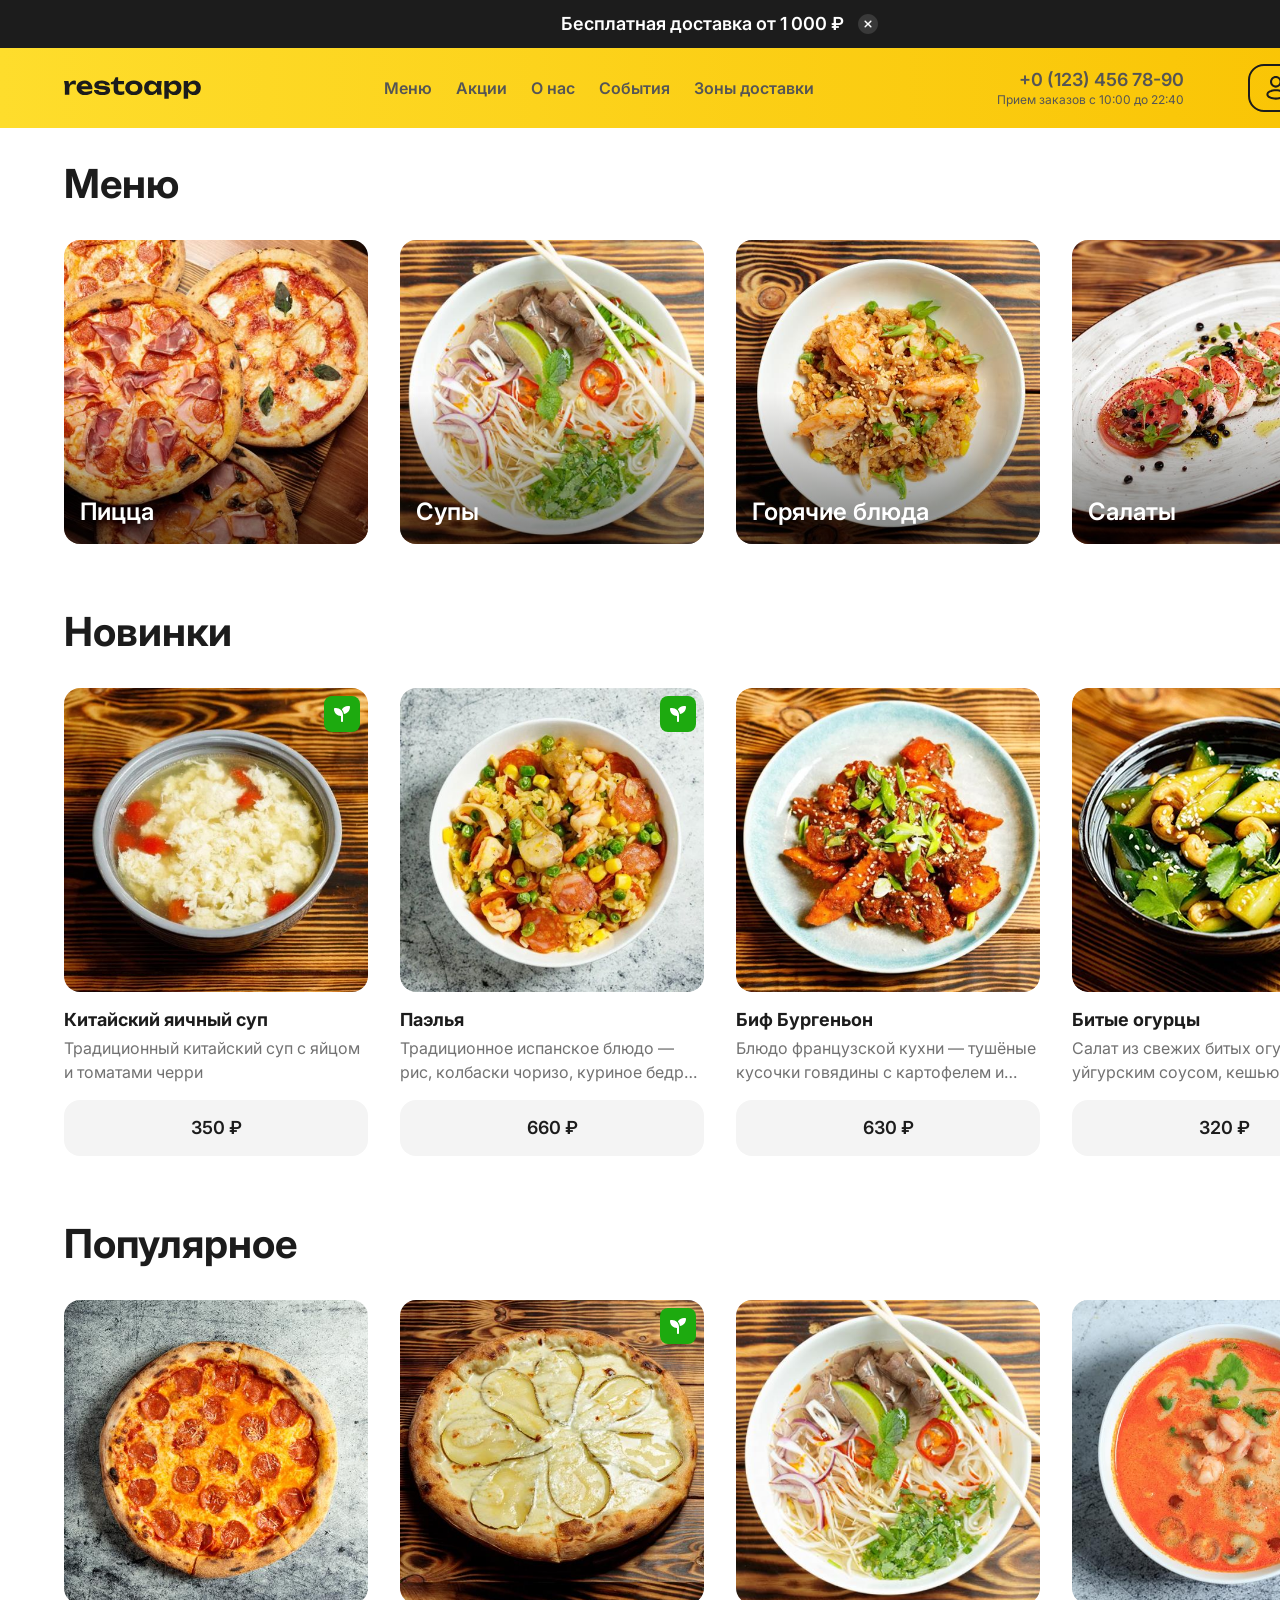
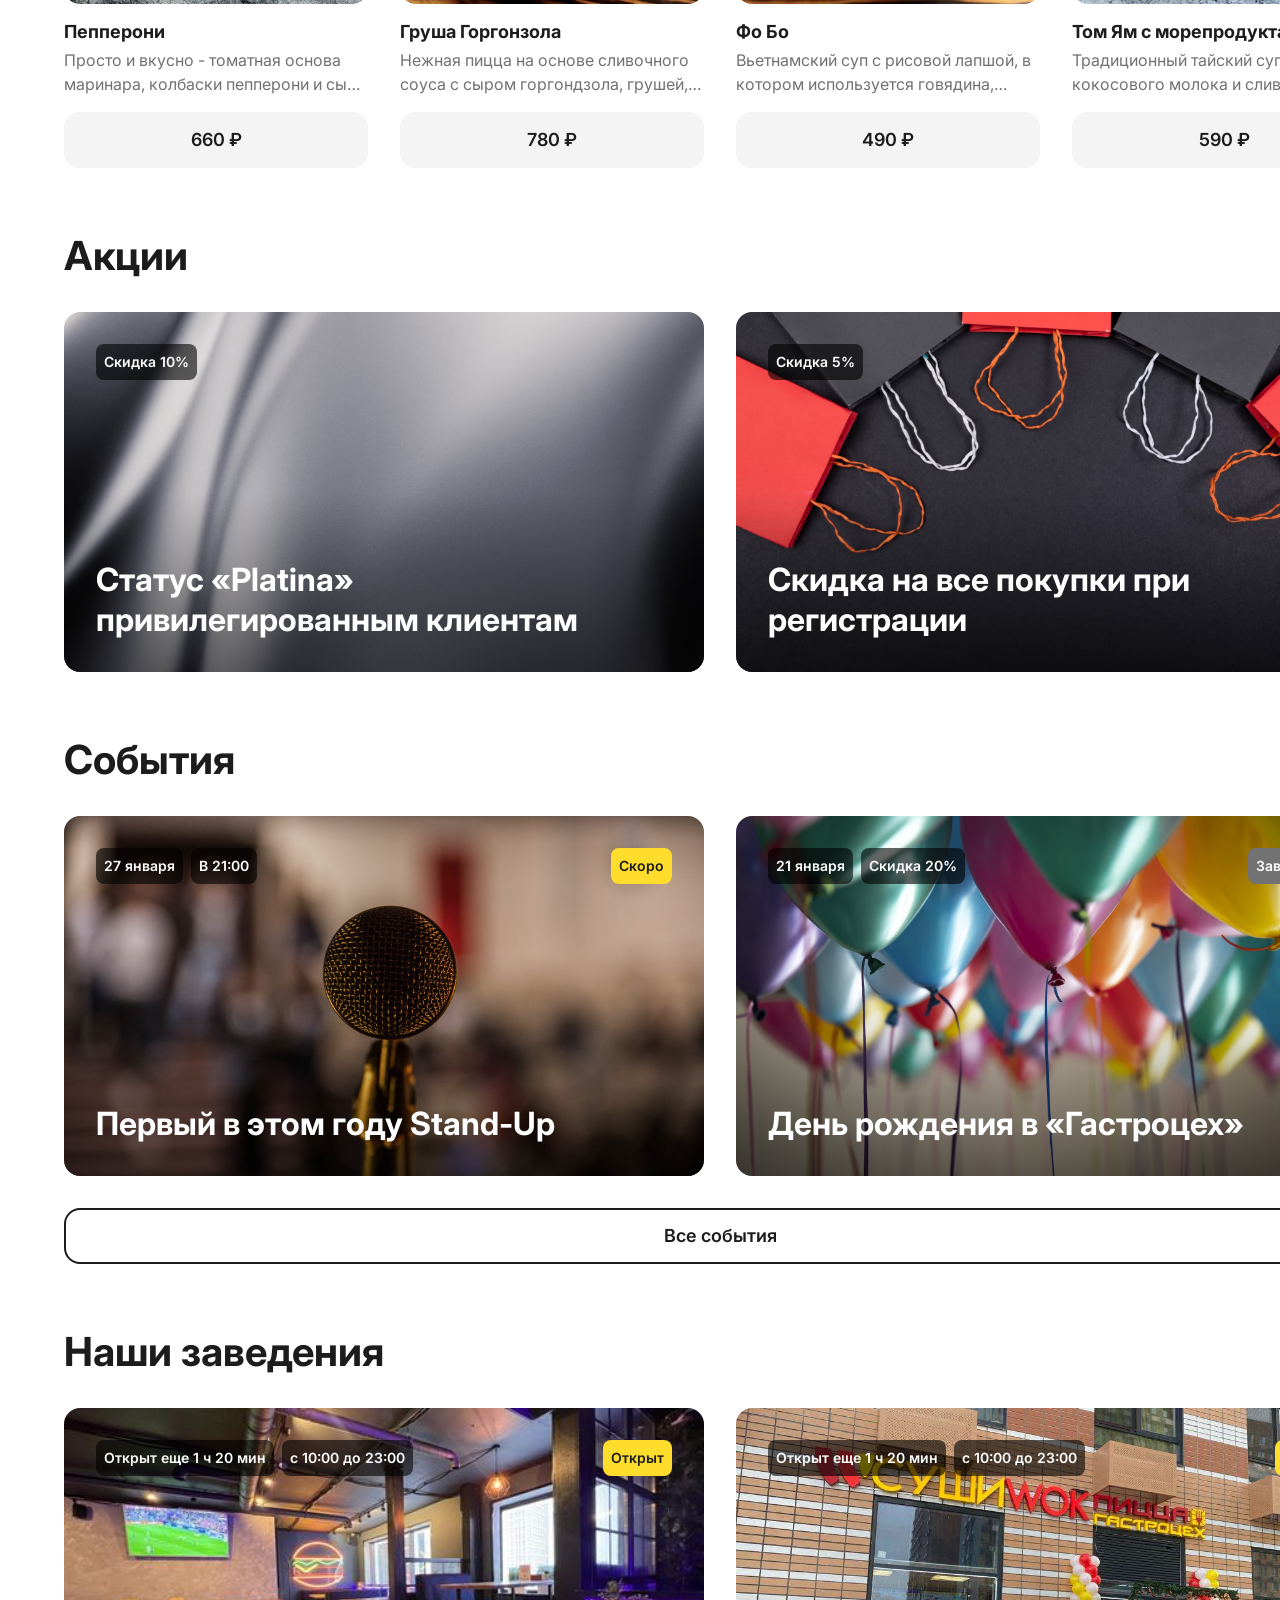
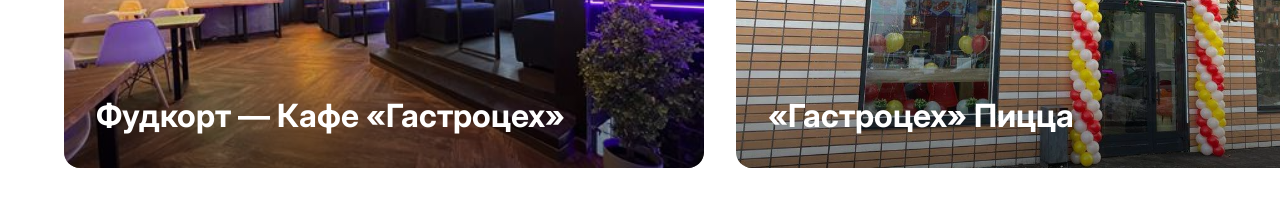
<file: preax/RestoApp_1/index.html>
<!doctype html>
<html lang="ru">
  <head>
    <meta charset="UTF-8" />
    <meta name="viewport" content="width=device-width, initial-scale=1.0" />
    <link rel="preconnect" href="https://fonts.googleapis.com" />
    <link rel="preconnect" href="https://fonts.gstatic.com" crossorigin />
    <link
      href="https://fonts.googleapis.com/css2?family=Inter:wght@400;600&display=swap"
      rel="stylesheet"
    />
    <link rel="stylesheet" href="./style.css" />
    <title>Resto App</title>
  </head>
  <body>
    <header class="header">
      <div class="header__promo">
        <p class="header__promo-text">Бесплатная доставка от 1 000 ₽</p>
        <button type="button" class="header__promo-close">
          <img
            class="header__promo-icon"
            src="./images/icons/x-mark.svg"
            alt="Закрыть промо-предложение"
          />
        </button>
      </div>
      <div class="header__main">
        <div class="header__container">
          <a href="#">
            <img class="header__logo" src="./images/logo.svg" alt="restoApp" />
          </a>

          <nav>
            <ul class="header__list">
              <li><a href="#">Меню</a></li>
              <li><a href="#">Акции</a></li>
              <li><a href="#">О нас</a></li>
              <li><a href="#">События</a></li>
              <li><a href="#">Зоны доставки</a></li>
            </ul>
          </nav>

          <div class="header__actions">
            <div class="header__phone-block">
              <a class="header__phone" href="tel:+01234567890"
                >+0 (123) 456 78-90
              </a>
              <p class="header__phone-caption">
                Прием заказов с 10:00 до 22:40
              </p>
            </div>
            <div class="header__buttons">
              <button type="button" class="header__btn header__btn--profile">
                <img
                  class="header__btn-icon"
                  src="./images/icons/profile.svg"
                  alt="Личный кабинет"
                />
              </button>
              <button type="button" class="header__btn header__btn--cart">
                <img
                  class="header__btn-icon"
                  src="./images/icons/basket.svg"
                  alt="Корзина"
                />
              </button>
            </div>
          </div>
        </div>
      </div>
    </header>

    <main>
      <section class="section menu">
        <h1 class="section__title">Меню</h1>
        <ul class="section__list">
          <li>
            <a class="menu__card menu__card--pizza" href="#">
              <p class="menu__card-title">Пицца</p>
            </a>
          </li>
          <li>
            <a class="menu__card menu__card--soups" href="#">
              <p class="menu__card-title">Супы</p>
            </a>
          </li>
          <li>
            <a class="menu__card menu__card--hot-dishes" href="#">
              <p class="menu__card-title">Горячие блюда</p>
            </a>
          </li>
          <li>
            <a class="menu__card menu__card--salads" href="#">
              <p class="menu__card-title">Салаты</p>
            </a>
          </li>
        </ul>
      </section>

      <section class="section new-dishes">
        <h2 class="section__title">Новинки</h2>
        <ul class="section__list">
          <li class="product-card">
            <a class="product-card__link" href="#">
              <img
                class="product-card__img"
                src="./images/new-dishes/chinese-egg-soup.png"
                alt=""
              />
              <div class="product-card__badges">
                <span
                  class="product-card__badge product-card__badge--vegetarian"
                >
                  <img
                    class="product-card__badge-icon"
                    src="./images/badges/vegetarian.svg"
                    alt="Вегетарианское блюдо"
                  />
                </span>
              </div>
              <div class="product-card__info">
                <h3 class="product-card__title">Китайский яичный суп</h3>
                <p class="product-card__desc">
                  Традиционный китайский суп с яйцом и томатами черри
                </p>
              </div>
            </a>
            <button type="button" class="product-card__btn">350 ₽</button>
          </li>
          <li class="product-card">
            <a class="product-card__link" href="#">
              <img
                class="product-card__img"
                src="./images/new-dishes/paella.png"
                alt=""
              />
              <div class="product-card__badges">
                <span
                  class="product-card__badge product-card__badge--vegetarian"
                >
                  <img
                    class="product-card__badge-icon"
                    src="./images/badges/vegetarian.svg"
                    alt="Вегетарианское блюдо"
                  />
                </span>
              </div>
              <div class="product-card__info">
                <h3 class="product-card__title">Паэлья</h3>
                <p class="product-card__desc">
                  Традиционное испанское блюдо — рис, колбаски чоризо, куриное
                  бедро, кальмар, кукуруза, горошек, специи
                </p>
              </div>
            </a>
            <button type="button" class="product-card__btn">660 ₽</button>
          </li>
          <li class="product-card">
            <a class="product-card__link" href="#">
              <img
                class="product-card__img"
                src="./images/new-dishes/beef-bourguignon.png"
                alt=""
              />
              <div class="product-card__info">
                <h3 class="product-card__title">Биф Бургеньон</h3>
                <p class="product-card__desc">
                  Блюдо французской кухни — тушёные кусочки говядины с
                  картофелем и болгарским перцем
                </p>
              </div>
            </a>
            <button type="button" class="product-card__btn">630 ₽</button>
          </li>
          <li class="product-card">
            <a class="product-card__link" href="#">
              <img
                class="product-card__img"
                src="./images/new-dishes/smashed-cucumbers.png"
                alt=""
              />
              <div class="product-card__badges">
                <span
                  class="product-card__badge product-card__badge--vegetarian"
                >
                  <img
                    class="product-card__badge-icon"
                    src="./images/badges/vegetarian.svg"
                    alt="Вегетарианское блюдо"
                  />
                </span>
              </div>
              <div class="product-card__info">
                <h3 class="product-card__title">Битые огурцы</h3>
                <p class="product-card__desc">
                  Салат из свежих битых огурцов с уйгурским соусом, кешью и
                  кунжутом
                </p>
              </div>
            </a>
            <button type="button" class="product-card__btn">320 ₽</button>
          </li>
        </ul>
      </section>

      <section class="section popular-dishes">
        <h2 class="section__title">Популярное</h2>
        <ul class="section__list">
          <li class="product-card">
            <a class="product-card__link" href="#">
              <img
                class="product-card__img"
                src="./images/popular-dishes/pepperoni.png"
                alt=""
              />
              <div class="product-card__info">
                <h3 class="product-card__title">Пепперони</h3>
                <p class="product-card__desc">
                  Просто и вкусно - томатная основа маринара, колбаски пепперони
                  и сыр моцарелла
                </p>
              </div>
            </a>
            <button type="button" class="product-card__btn">660 ₽</button>
          </li>
          <li class="product-card">
            <a class="product-card__link" href="#">
              <img
                class="product-card__img"
                src="./images/popular-dishes/pear-gorgonzola.png"
                alt=""
              />
              <div class="product-card__badges">
                <span
                  class="product-card__badge product-card__badge--vegetarian"
                >
                  <img
                    class="product-card__badge-icon"
                    src="./images/badges/vegetarian.svg"
                    alt="Вегетарианское блюдо"
                  />
                </span>
              </div>
              <div class="product-card__info">
                <h3 class="product-card__title">Груша Горгонзола</h3>
                <p class="product-card__desc">
                  Нежная пицца на основе сливочного соуса с сыром горгондзола,
                  грушей, медом и кедровыми орехами
                </p>
              </div>
            </a>
            <button type="button" class="product-card__btn">780 ₽</button>
          </li>
          <li class="product-card">
            <a class="product-card__link" href="#">
              <img
                class="product-card__img"
                src="./images/popular-dishes/pho-bo.png"
                alt=""
              />
              <div class="product-card__info">
                <h3 class="product-card__title">Фо Бо</h3>
                <p class="product-card__desc">
                  Вьетнамский суп с рисовой лапшой, в котором используется
                  говядина, свежая зелень и ростки сои. Подают с добавками,
                  такими как мята, долька лайма, острый соус шрирача, азиатский
                  уксус и лаоганма
                </p>
              </div>
            </a>
            <button type="button" class="product-card__btn">490 ₽</button>
          </li>
          <li class="product-card">
            <a class="product-card__link" href="#">
              <img
                class="product-card__img"
                src="./images/popular-dishes/tom-yum-w-seafood.png"
                alt=""
              />
              <div class="product-card__badges">
                <span class="product-card__badge product-card__badge--spicy">
                  <img
                    class="product-card__badge-icon"
                    src="./images/badges/spicy.svg"
                    alt="Острое блюдо"
                  />
                </span>
                <span class="product-card__badge product-card__badge--seafood">
                  <img
                    class="product-card__badge-icon"
                    src="./images/badges/seafood.svg"
                    alt="С морепродуктами"
                  />
                </span>
              </div>
              <div class="product-card__info">
                <h3 class="product-card__title">Том Ям с морепродуктами</h3>
                <p class="product-card__desc">
                  Традиционный тайский суп, на основе кокосового молока и
                  сливок, с добавлением креветок, кальмаров, грибов шиитаке и
                  шампиньонов, помидоров черри и свежей зелени. Подается с
                  паровым тайским рисом
                </p>
              </div>
            </a>
            <button type="button" class="product-card__btn">590 ₽</button>
          </li>
        </ul>
      </section>

      <section class="section promos">
        <h2 class="section__title">Акции</h2>
        <ul class="section__list">
          <li>
            <a href="#" class="content-card content-card--platina-status">
              <h3 class="content-card__title">
                Статус «Platina» привилегированным клиентам
              </h3>
              <div class="content-card__top">
                <div class="content-card__tags">
                  <span class="content-card__tag">Скидка 10%</span>
                </div>
              </div>
            </a>
          </li>
          <li>
            <a
              href="#"
              class="content-card content-card--registration-discount"
            >
              <h3 class="content-card__title">
                Скидка на все покупки при регистрации
              </h3>
              <div class="content-card__top">
                <div class="content-card__tags">
                  <span class="content-card__tag">Скидка 5%</span>
                </div>
              </div>
            </a>
          </li>
        </ul>
      </section>

      <section class="section events">
        <h2 class="section__title">События</h2>
        <ul class="section__list">
          <li>
            <a href="#" class="content-card content-card--stand-up">
              <h3 class="content-card__title">Первый в этом году Stand-Up</h3>
              <div class="content-card__top">
                <div class="content-card__tags">
                  <time class="content-card__tag" datetime="--01-27">
                    27 января
                  </time>
                  <time class="content-card__tag" datetime="21:00">
                    В 21:00
                  </time>
                </div>
                <span class="content-card__status content-card__status--soon">
                  Скоро
                </span>
              </div>
            </a>
          </li>
          <li>
            <a href="#" class="content-card content-card--birthday">
              <h3 class="content-card__title">День рождения в «Гастроцех»</h3>
              <div class="content-card__top">
                <div class="content-card__tags">
                  <time class="content-card__tag" datetime="--01-21"
                    >21 января</time
                  >
                  <span class="content-card__tag">Скидка 20%</span>
                </div>
                <span class="content-card__status content-card__status--done">
                  Завершено
                </span>
              </div>
            </a>
          </li>
        </ul>
        <button type="button" class="events__show-all">Все события</button>
      </section>

      <section class="section places">
        <h2 class="section__title">Наши заведения</h2>
        <ul class="section__list">
          <li>
            <a href="#" class="content-card content-card--food-court">
              <h3 class="content-card__title">Фудкорт — Кафе «Гастроцех»</h3>
              <div class="content-card__top">
                <div class="content-card__tags">
                  <span class="content-card__tag">
                    Открыт еще
                    <time datetime="PT1H20M">1 ч 20 мин</time>
                  </span>
                  <span class="content-card__tag">
                    с <time datetime="10:00">10:00</time> до
                    <time datetime="23:00">23:00</time>
                  </span>
                </div>
                <span class="content-card__status content-card__status--open">
                  Открыт
                </span>
              </div>
            </a>
          </li>
          <li>
            <a href="#" class="content-card content-card--gastro-shop-pizza">
              <h3 class="content-card__title">«Гастроцех» Пицца</h3>
              <div class="content-card__top">
                <div class="content-card__tags">
                  <span class="content-card__tag">
                    Открыт еще
                    <time datetime="PT1H20M">1 ч 20 мин</time>
                  </span>
                  <span class="content-card__tag">
                    с <time datetime="10:00">10:00</time> до
                    <time datetime="23:00">23:00</time>
                  </span>
                </div>
                <span class="content-card__status content-card__status--open">
                  Открыт
                </span>
              </div>
            </a>
          </li>
        </ul>
      </section>
    </main>
  </body>
</html>
</file>
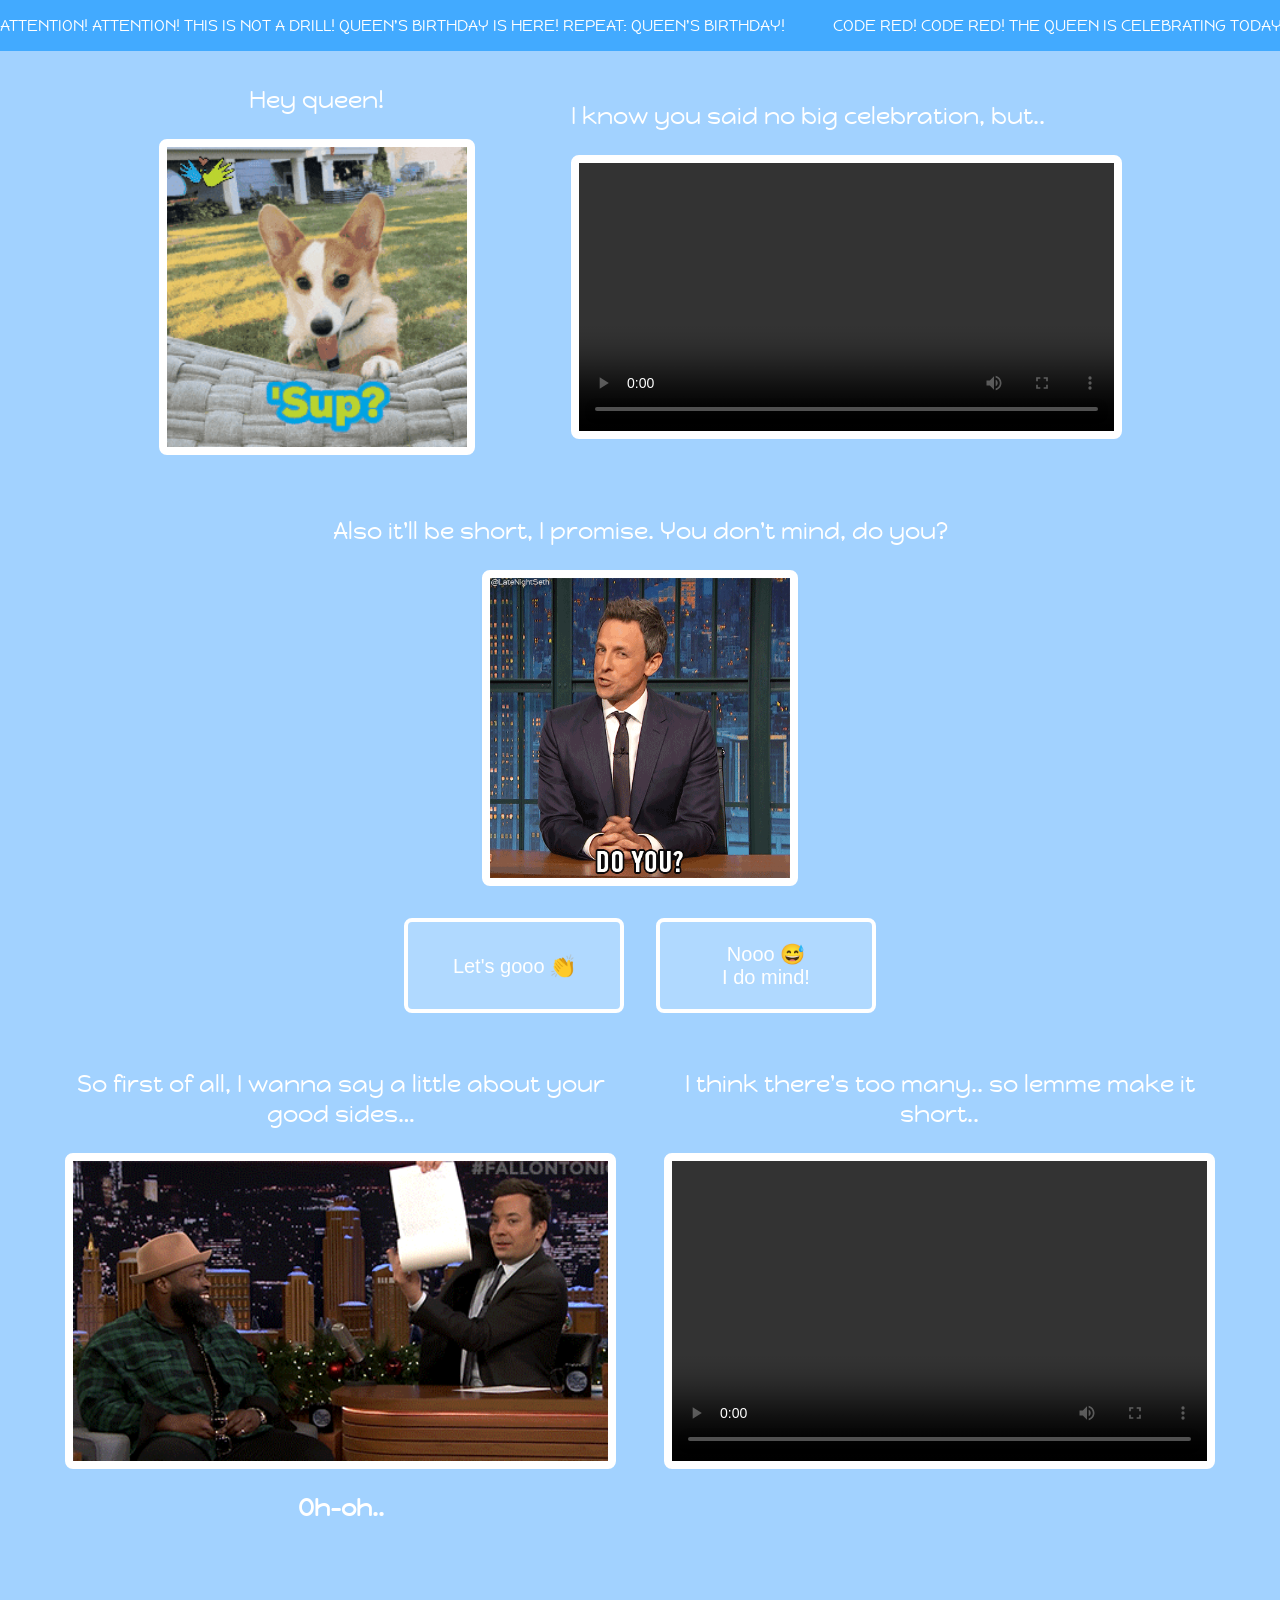
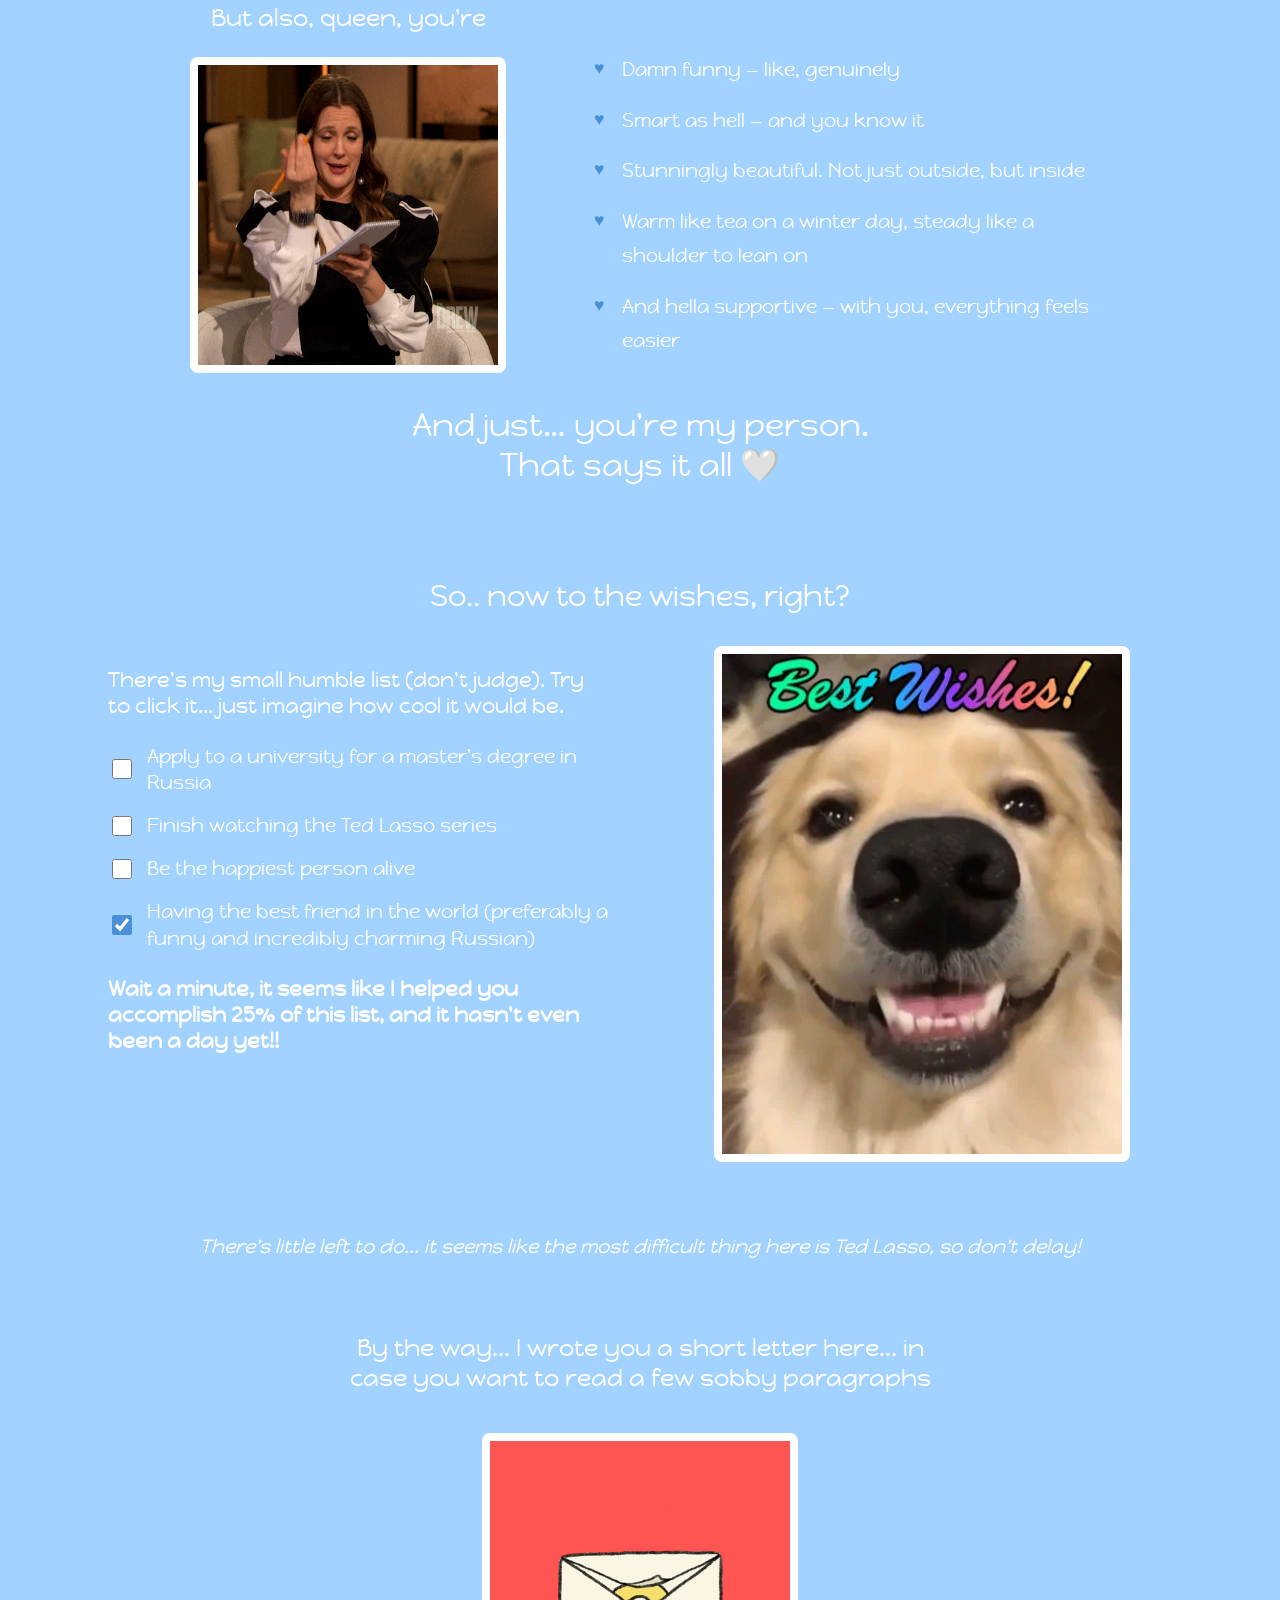
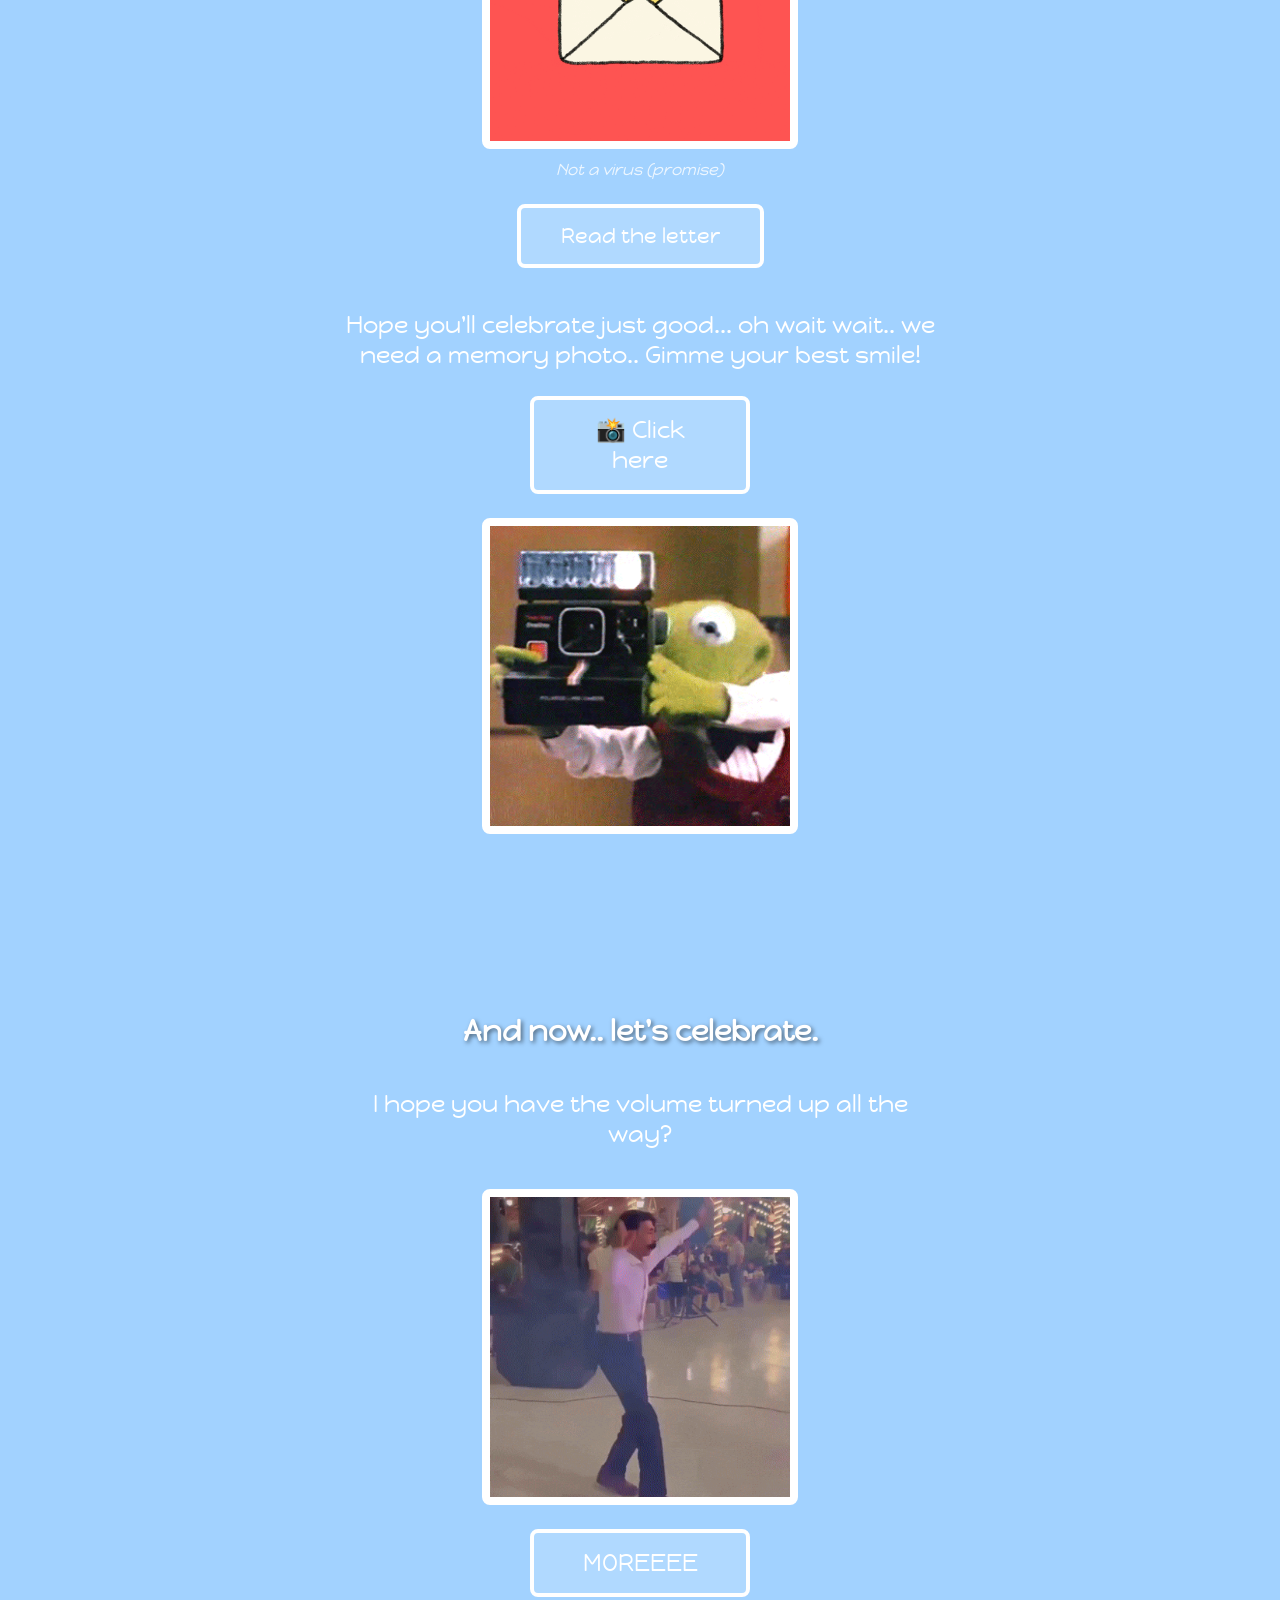
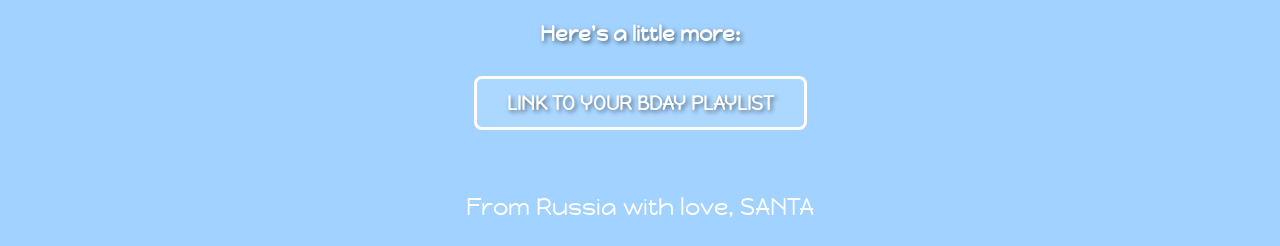
<file: JS/mini-projects/bday-site/index.html>
<!doctype html>
<html lang="en">
  <head>
    <meta charset="UTF-8" />
    <meta name="viewport" content="width=device-width, initial-scale=1.0" />
    <link rel="stylesheet" href="style.css" />
    <link rel="preconnect" href="https://fonts.googleapis.com" />
    <link rel="preconnect" href="https://fonts.gstatic.com" crossorigin />
    <link
      href="https://fonts.googleapis.com/css2?family=Happy+Monkey&display=swap"
      rel="stylesheet"
    />
    <link rel="shortcut icon" href="./src/cake.png" />

    <title>Queen's bday | 2026</title>
  </head>
  <body>
    <header>
      <div>
        <div id="queen-alert">
          <div id="queen-track">
            <span
              >ATTENTION! ATTENTION! THIS IS NOT A DRILL! QUEEN'S BIRTHDAY IS
              HERE! REPEAT: QUEEN'S BIRTHDAY!</span
            >
            <span
              >CODE RED! CODE RED! THE QUEEN IS CELEBRATING TODAY! I REPEAT: THE
              QUEEN IS CELEBRATING!</span
            >
            <span
              >ALL UNITS! PREPARE THE CAKE! PREPARE THE BALLOONS! PREPARE THE
              GIFTS! THIS IS NOT A DRILL!</span
            >
            <span
              >HAPPY BIRTHDAY QUEEN! HAPPY BIRTHDAY QUEEN! HAPPY BIRTHDAY QUEEN!
              HAPPY BIRTHDAY QUEEN!</span
            >
            <span
              >ATTENTION! QUEEN'S BIRTHDAY! THIS IS AN EMERGENCY CELEBRATION!
              REPEAT: EMERGENCY CELEBRATION!</span
            >
          </div>
        </div>

        <div id="i-know-you-said-no-big-deal">
          <div id="heeey">
            <p>Hey queen!</p>
            <img src="./src/gifs/hello.gif" />
          </div>
          <div id="but-i-did-it-anyway">
            <p>I know you said no big celebration, but..</p>
            <video controls width="535">
              <source src="./src/videos/excuseMe.mov" type="video/mov" />
              <source src="./src/videos/excuseMe.mp4" type="video/mp4" />
            </video>
          </div>
        </div>
      </div>
    </header>

    <main>
      <section id="watch-this">
        <p>Also it'll be short, I promise. You don't mind, do you?</p>
        <img id="doU" src="src/gifs/doU.gif" />
        <div id="you-didnt-press-no-do-you">
          <button id="goBtn">Let's gooo 👏</button>
          <button id="noBtn">Nooo 😅 <br />I do mind!</button>
        </div>
      </section>

      <section id="good-sides-section">
        <div id="oh-boy-here-we-go">
          <div id="oh-oh">
            <p>So first of all, I wanna say a little about your good sides…</p>
            <img src="src/gifs/bigList.gif" id="list-gif" />
            <p><strong>Oh-oh..</strong></p>
          </div>
          <div id="too-many-sides">
            <p>I think there's too many.. so lemme make it short..</p>
            <video controls width="535">
              <source src="./src/videos/list.mov" type="video/mov" />
              <source src="./src/videos/list.mp4" type="video/mp4" />
            </video>
          </div>
        </div>
      </section>

      <section id="santa-gets-emotional">
        <div id="take-the-compliments">
          <div>
            <p>But also, queen, you're</p>
            <img id="listen" src="./src/gifs/listen.gif" />
          </div>
          <div>
            <ul>
              <li id="funny-af">Damn funny — like, genuinely</li>
              <li id="smart-af">Smart as hell — and you know it</li>
              <li id="beautiful-inside-out">
                Stunningly beautiful. Not just outside, but inside
              </li>
              <li id="warm-and-cozy">
                Warm like tea on a winter day, steady like a shoulder to lean on
              </li>
              <li id="supportive-queen">
                And hella supportive — with you, everything feels easier
              </li>
            </ul>
          </div>
        </div>
        <p id="my-person">
          And just… you're my person. <br />That says it all 🤍
        </p>
      </section>

      <section id="checklist-of-awesomeness">
        <p class="wishes-title">So.. now to the wishes, right?</p>

        <div class="wishes-grid">
          <div id="humble-list">
            <p>
              There's my small humble list (don't judge). Try to click it...
              just imagine how cool it would be.
            </p>
            <div>
              <input type="checkbox" id="master-plan" name="master-plan" />
              <label for="master-plan"
                >Apply to a university for a master's degree in Russia</label
              >
            </div>
            <div>
              <input
                type="checkbox"
                id="ted-lasso-please"
                name="ted-lasso-please"
              />
              <label for="ted-lasso-please"
                >Finish watching the Ted Lasso series</label
              >
            </div>
            <div>
              <input type="checkbox" id="happy-queen" name="happy-queen" />
              <label for="happy-queen">Be the happiest person alive</label>
            </div>
            <div>
              <input
                type="checkbox"
                id="best-friend-ever"
                name="best-friend-ever"
                checked
                onclick="return false;"
              />
              <label for="best-friend-ever">
                Having the best friend in the world (preferably a funny and
                incredibly charming Russian)
              </label>
            </div>

            <p class="already-done">
              Wait a minute, it seems like I helped you accomplish 25% of this
              list, and it hasn't even been a day yet!!
            </p>
          </div>

          <div class="right-side">
            <img id="wishes" src="./src/gifs/wishes.webp" />
          </div>
          <p class="ted-lasso-hurry">
            There's little left to do... it seems like the most difficult thing
            here is Ted Lasso, so don't delay!
          </p>
        </div>
      </section>

      <section id="santas-sob-story">
        <p>
          By the way... I wrote you a short letter here... in case you want to
          read a few sobby paragraphs
        </p>

        <div id="letter-container">
          <figure id="letter-figure">
            <img id="letter-gif" src="./src/gifs/letter.gif" alt="Funny gif" />
            <figcaption>Not a virus (promise)</figcaption>
          </figure>
          <a
            href="./src/Letter to the Queen.docx"
            download="Letter to the Queen.docx"
            id="download-letter"
          >
            Read the letter
          </a>
        </div>
      </section>

      <section id="countdown-section">
        <p id="countdown-text">
          Hope you'll celebrate just good... oh wait wait.. we need a memory
          photo.. Gimme your best smile!
        </p>
        <button id="countdown-btn">📸 Click here</button>
        <img id="countdown-gif" src="./src/gifs/photo.gif" />
        <p id="countdown-timer"></p>
        <img id="memory-photo" src="./src/photo.png" style="display: none" />
      </section>

      <section id="party-time">
        <p id="party-text">And now.. let's celebrate.</p>
        <p>I hope you have the volume turned up all the way?</p>
        <img id="party-gif" src="./src/gifs/dance.gif" />

        <button id="more-btn">MOREEEE</button>
        <p id="playlist-text">Here's a little more:</p>
        <a id="playlist-link" href="https://music.yandex.ru/users/sulakova.sentyabrina/playlists/1057?ref_id=F8EDB75B-5651-4CCB-83CB-CC8C420DF6BB&utm_medium=copy_link" target="_blank">LINK TO YOUR BDAY PLAYLIST</a>
      </section>
    </main>

    <footer>
      <p>From Russia with love, SANTA</p>
    </footer>
    <script src="script.js"></script>
  </body>
</html>
</file>
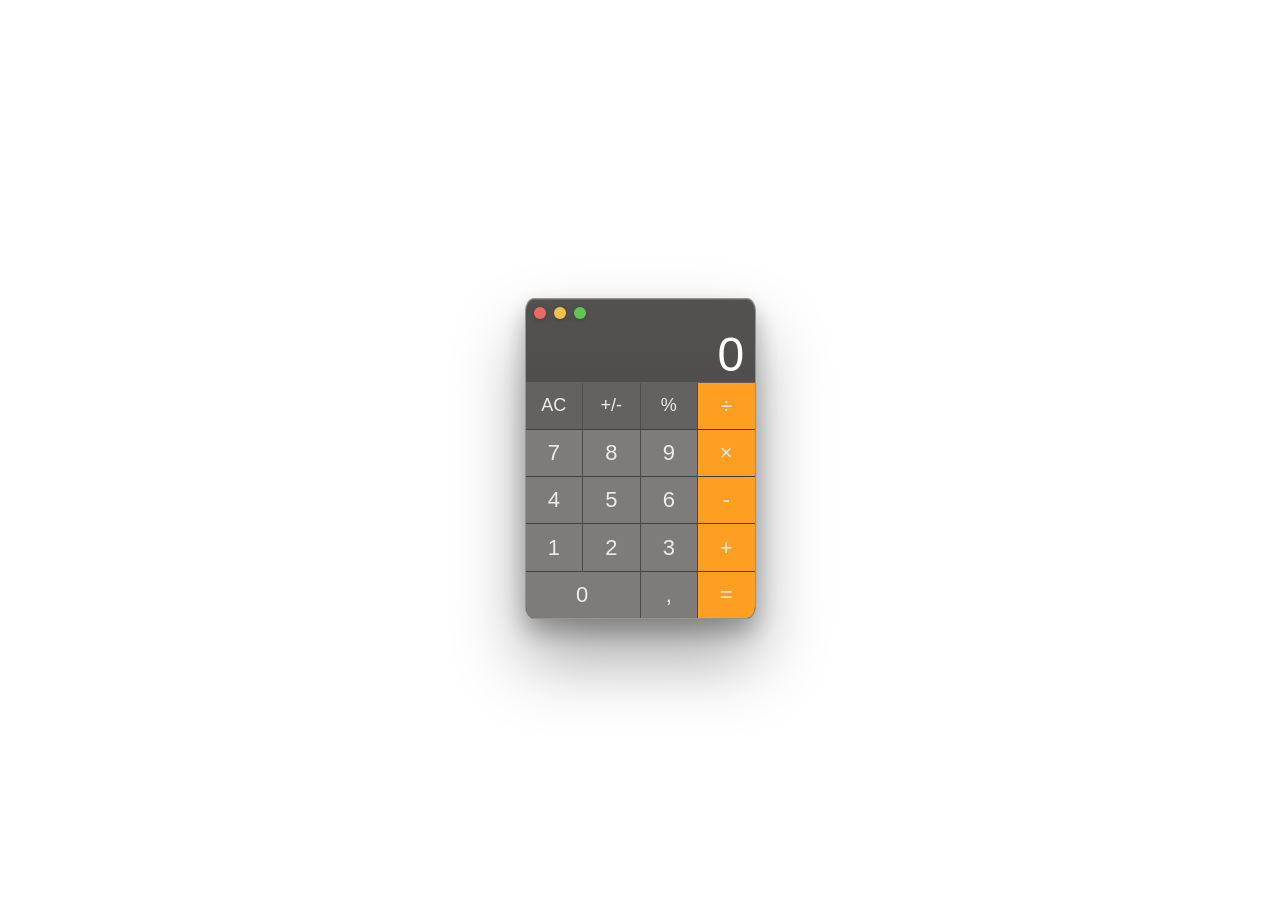
<file: JS/mini-projects/calculator/index.html>
<!DOCTYPE html>
<html lang="en">
  <head>
    <meta charset="UTF-8" />
    <meta name="viewport" content="width=device-width, initial-scale=1.0" />
    <title>Calculator</title>
    <link rel="stylesheet" href="style.css" />
  </head>
  <body>
    <main>
      <div class="calculator" role="application" aria-label="Calculator">
        <header class="calculator-header">
          <div class="header-buttons" aria-hidden="true">
            <button class="red-button"></button>
            <button class="yellow-button"></button>
            <button class="green-button"></button>
          </div>
        </header>

        <div class="display">
          <output
            id="calc-display"
            role="status"
            aria-live="polite"
            tabindex="0"
          >
            0
          </output>
        </div>

        <div class="buttons">
          <div class="row" role="group" aria-label="First row">
            <button class="special-buttons" aria-label="All clear">AC</button>
            <button
              class="special-buttons"
              aria-label="Toggle positive/negative"
            >
              +/-
            </button>
            <button class="special-buttons" aria-label="Percentage">%</button>

            <button aria-label="Divide">÷</button>
          </div>

          <div class="row" role="group" aria-label="Second row">
            <button aria-label="7">7</button>
            <button aria-label="8">8</button>
            <button aria-label="9">9</button>

            <button aria-label="Multiply">×</button>
          </div>

          <div class="row" role="group" aria-label="Third row">
            <button aria-label="4">4</button>
            <button aria-label="5">5</button>
            <button aria-label="6">6</button>
            <button aria-label="Subtract">-</button>
          </div>

          <div class="row" role="group" aria-label="Fourth row">
            <button aria-label="1">1</button>
            <button aria-label="2">2</button>
            <button aria-label="3">3</button>
            <button aria-label="Add">+</button>
          </div>

          <div class="row" role="group" aria-label="Fifth row">
            <button class="zero" aria-label="0">0</button>

            <button aria-label="Decimal point">,</button>
            <button aria-label="Equals">=</button>
          </div>
        </div>
      </div>
    </main>

    <script src="script.js"></script>
  </body>
</html>
</file>
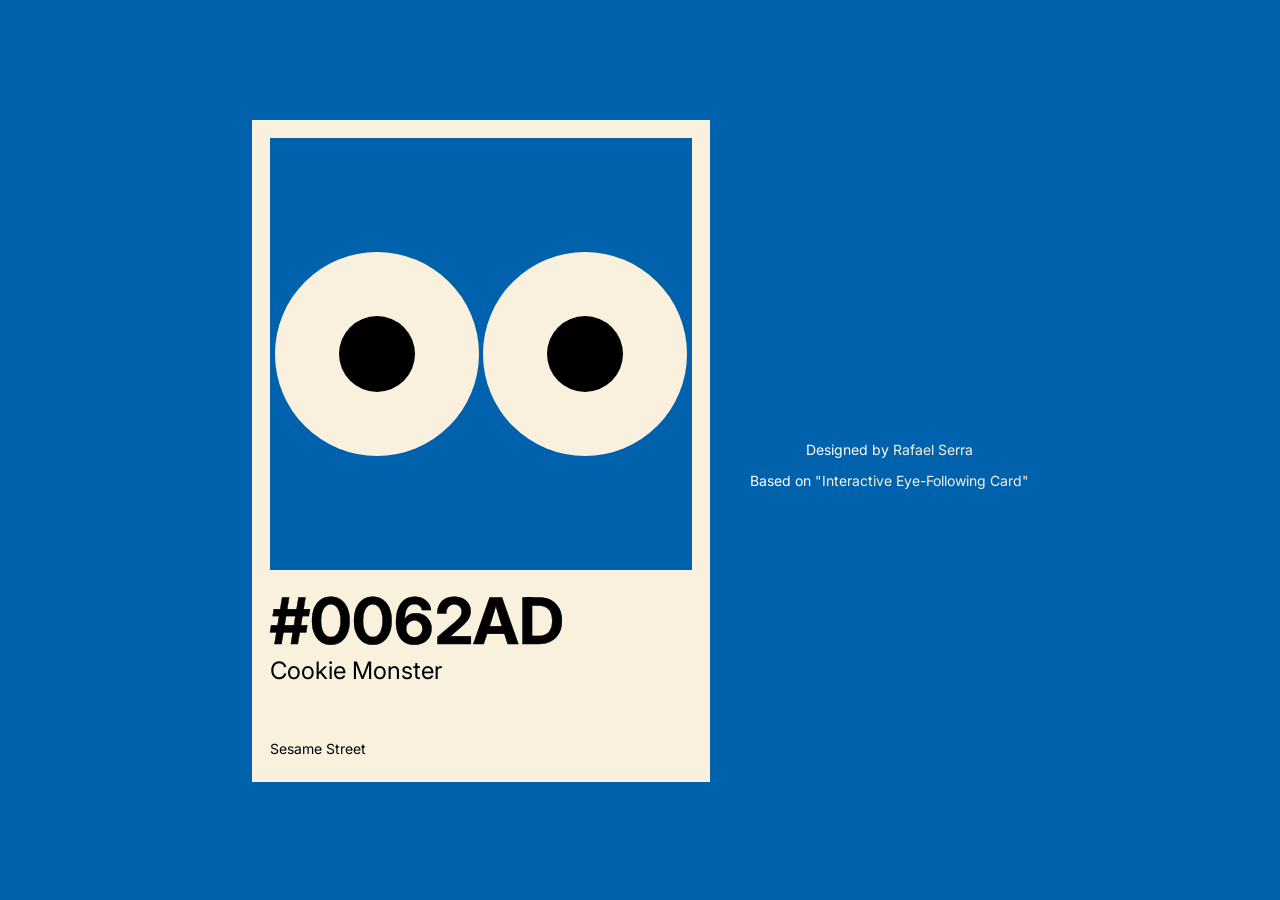
<file: JS/mini-projects/cookie-monster/index.html>
<!DOCTYPE html>
<html lang="ru">
  <head>
    <meta charset="UTF-8" />
    <meta name="viewport" content="width=device-width,initial-scale=1" />
    <meta
      name="description"
      content="Interactive Cookie Monster with eye tracking animation"
    />
    <link rel="stylesheet" href="style.css" />
    <link rel="icon" type="image/png" href="resources/cookie.png" />
    <title>Cookie Monster</title>
  </head>

  <body>
    <main>
      <div class="container">
        <div class="card">
          <div class="monster-section">
            <div class="eyes-container">
              <div class="eye">
                <div class="pupil" id="pupil-left"></div>
              </div>
              <div class="eye">
                <div class="pupil" id="pupil-right"></div>
              </div>
            </div>
          </div>

          <div class="text-section">
            <h1 class="hex-code">#0062AD</h1>
            <p class="name">Cookie Monster</p>
            <p class="source">Sesame Street</p>
          </div>
        </div>
      </div>
    </main>

    <footer class="attribution">
      <p>
        Designed by
        <a
          href="https://www.instagram.com/faelpt/"
          target="_blank"
          rel="noopener noreferrer"
        >
          Rafael Serra
        </a>
      </p>

      <p>
        Based on
        <a
          href="https://www.figma.com/community/file/1530305855415503769"
          target="_blank"
          rel="noopener noreferrer"
        >
          "Interactive Eye-Following Card"
        </a>
      </p>
    </footer>

    <script src="script.js"></script>
  </body>
</html>
</file>
<file: preax/RestoApp_1/style.css>
@import "./styles/variables.css";
@import "./styles/base.css";
@import "./styles/section.css";

@import "./styles/header.css";
@import "./styles/menu.css";
@import "./styles/product-card.css";
@import "./styles/content-card.css";
@import "./styles/events.css";
</file>
<file: JS/mini-projects/bday-site/style.css>
body {
  font-family: "Happy Monkey";

  background: #a2d2ff;
  color: white;

  margin: 0;
  padding: 0;
}

section {
  display: flex;
  justify-content: center;
  align-items: center;
  margin-top: 2rem;
}

p {
  font-size: 1.5rem;
}

button {
  font-size: 20px;
  padding: 20px 40px;
  width: 220px;
  color: inherit;
  text-shadow: inherit;

  background: rgba(255, 255, 255, 0.15);
  border: 4px solid white;
  border-radius: 8px;
  cursor: pointer;
}

img {
  border-radius: 8px;
  border: 8px solid white;
  width: 300px;
  height: 300px;
}

video {
  border-radius: 8px;
  border: 8px solid white;
}

#queen-alert {
  width: 100%;
  max-width: 100vw;

  box-sizing: border-box;
  overflow: hidden;
  position: relative;

  background: #42aaff;
  padding: 15px 0;
  margin-bottom: 10px;

  z-index: 1000;
}

#queen-track {
  display: flex;
  animation: marqueeScroll 100s linear infinite;
  width: max-content;
  gap: 3rem;
}

#i-know-you-said-no-big-deal {
  display: flex;
  justify-content: center;
  align-items: center;
  gap: 6rem;
  margin-bottom: 1rem;
}

#take-the-compliments {
  display: flex;
  justify-content: center;
  align-content: center;
  gap: 3rem;
  max-width: 900px;
  margin: 0 auto;
}

#take-the-compliments > div {
  display: flex;
  flex-direction: column;
  align-items: center;
  text-align: center;
}

#take-the-compliments img {
  width: 300px;
  height: 300px;
  border-radius: 8px;
  border: 8px solid white;
}

#take-the-compliments ul {
  text-align: left;
  list-style: none;
  max-width: 500px;
  padding-top: 65px;
  margin: 0;
}

#take-the-compliments li {
  font-size: 1.2rem;
  line-height: 1.8;
  padding: 8px 0;
  position: relative;
  padding-left: 28px;
  cursor: pointer;
}

#take-the-compliments li::before {
  content: "♥";
  position: absolute;
  left: 0;
  top: 8px;
  font-size: 1.1rem;
  color: #4a90d9;
  transition: color 0.3s ease;
}

#take-the-compliments li:hover::before {
  color: white;
}

#watch-this {
  display: flex;
  flex-direction: column;
}

#heeey {
  flex-direction: column;
  align-items: center;
  text-align: center;
}

#you-didnt-press-no-do-you {
  display: flex;
  justify-content: center;
  gap: 2rem;
  margin: 2rem 0 0;
}

#oh-boy-here-we-go {
  display: flex;
  justify-content: center;
  gap: 4rem;
  flex-wrap: wrap;
  margin: 0 auto;
}

#oh-boy-here-we-go > div {
  display: flex;
  flex-direction: column;
  align-items: center;
  text-align: center;
  width: 535px;
  max-width: 100%;
}

#oh-boy-here-we-go > div img,
#oh-boy-here-we-go > div video {
  width: 535px;
  max-width: 100%;
  height: 300px;
  border-radius: 8px;
  border: 8px solid white;
  object-fit: cover;
}

#santa-gets-emotional {
  display: flex;
  flex-direction: column;
  align-items: center;
  justify-content: center;
  width: 100%;
}

#my-person {
  cursor: pointer;
  text-align: center;
  margin-top: 2rem;
  font-size: 2rem;
}
#checklist-of-awesomeness {
  display: flex;
  flex-direction: column;
  align-items: center;
  width: 100%;
  max-width: 1100px;
  margin: 2rem auto;
  padding: 0 20px;
}

.wishes-title {
  font-size: 1.8rem;
  text-align: center;
  margin-bottom: 2rem;
}

.wishes-grid {
  display: flex;
  justify-content: center;
  align-items: flex-start;
  gap: 4rem;
  width: 100%;
  flex-wrap: wrap;
}

#humble-list {
  flex: 1;
  min-width: 300px;
  max-width: 500px;
  text-align: left;
}

#humble-list p {
  font-size: 1.3rem;
  text-align: left;
  margin-bottom: 1rem;
}

#humble-list > div {
  display: flex;
  align-items: center;
  padding: 8px 0;
  gap: 12px;
}

#humble-list input[type="checkbox"] {
  width: 20px;
  height: 20px;
  flex-shrink: 0;
  cursor: pointer;
  accent-color: #4a90d9;
}

#humble-list label {
  font-size: 1.2rem;
  cursor: pointer;
  line-height: 1.4;
}

.right-side {
  flex: 1;
  min-width: 300px;
  max-width: 500px;
  display: flex;
  flex-direction: column;
  align-items: center;
  text-align: center;
}

.right-side img {
  width: 100%;
  max-width: 400px;
  height: auto;
  border-radius: 8px;
  border: 8px solid white;
}

.already-done {
  font-weight: bold;
  font-size: 1.3rem;
  margin-top: 1rem;
}

.ted-lasso-hurry {
  font-style: italic;
  font-size: 1.2rem;
  margin-top: 0.5rem;
}

.letter-prompt {
  font-size: 1.3rem;
  margin-top: 1.5rem;
}

#letter-section {
  display: flex;
  flex-direction: column;
  align-items: center;
  text-align: center;
  padding: 20px;
}

#letter-container {
  margin-top: 1rem;
}

#letter-figure {
  margin: 0;
  display: flex;
  flex-direction: column;
  align-items: center;
}

#letter-gif {
  width: 300px;
  height: 300px;
  border-radius: 8px;
  border: 8px solid white;
}

#letter-figure figcaption {
  margin-top: 8px;
  font-size: 1.2rem;
  color: white;
  font-style: italic;
}

#santas-sob-story {
  display: flex;
  flex-direction: column;
  align-items: center;
  text-align: center;
  width: 100%;
  max-width: 600px;
  margin: 2rem auto;
  padding: 0 20px;
}

#santas-sob-story p {
  font-size: 1.5rem;
  margin-bottom: 1.5rem;
}

#letter-container {
  display: flex;
  flex-direction: column;
  align-items: center;
  width: 100%;
}

#letter-figure {
  margin: 0;
  display: flex;
  flex-direction: column;
  align-items: center;
}

#letter-gif {
  width: 300px;
  height: 300px;
  border-radius: 8px;
  border: 8px solid white;
  object-fit: cover;
}

#letter-figure figcaption {
  margin-top: 10px;
  font-size: 1rem;
  color: white;
  opacity: 0.8;
  font-style: italic;
}

#download-letter {
  display: inline-block;
  margin-top: 1.5rem;
  padding: 15px 40px;
  background: rgba(255, 255, 255, 0.15);
  border: 4px solid white;
  border-radius: 8px;
  color: white;
  text-decoration: none;
  font-size: 1.3rem;
  font-family: "Happy Monkey", sans-serif;
  cursor: pointer;
  transition: all 0.3s ease;
}

#download-letter:hover {
  background: rgba(255, 255, 255, 0.3);
  transform: scale(1.05);
}

#countdown-section {
  display: flex;
  flex-direction: column;
  align-items: center;
  text-align: center;
  width: 100%;
  max-width: 600px;
  margin: 2rem auto;
  padding: 0 20px;
}

#countdown-section p {
  font-size: 1.5rem;
  margin: 10px 0;
}

#countdown-btn {
  font-size: 1.5rem;
  padding: 15px 40px;
  color: white;
  background: rgba(255, 255, 255, 0.15);
  border: 4px solid white;
  border-radius: 8px;
  cursor: pointer;
  transition: all 0.3s ease;
  font-family: "Happy Monkey", sans-serif;
  margin: 1rem 0;
}

#countdown-btn:hover {
  background: rgba(255, 255, 255, 0.3);
  transform: scale(1.05);
}

#countdown-gif,
#memory-photo {
  width: 300px;
  height: 300px;
  border-radius: 8px;
  border: 8px solid white;
  object-fit: cover;
  margin: 0.5rem 0;
}

#countdown-timer {
  font-size: 2.5rem;
  font-weight: bold;
  min-height: 60px;
}
/* ДИСКО-СВЕТОМУЗЫКА - КРАСИВАЯ ВЕРСИЯ */
body.disco-mode {
  position: relative;
  animation: none;
}

/* ОСНОВНЫЕ ЦВЕТНЫЕ ПЯТНА */
body.disco-mode::before {
  content: "";
  position: fixed;
  top: 0;
  left: 0;
  width: 100vw;
  height: 100vh;
  background:
    radial-gradient(
      ellipse 40% 30% at 10% 20%,
      rgba(255, 50, 50, 0.3),
      transparent 70%
    ),
    radial-gradient(
      ellipse 35% 25% at 25% 70%,
      rgba(255, 215, 0, 0.3),
      transparent 70%
    ),
    radial-gradient(
      ellipse 45% 35% at 45% 30%,
      rgba(50, 200, 255, 0.3),
      transparent 70%
    ),
    radial-gradient(
      ellipse 30% 40% at 60% 75%,
      rgba(255, 50, 255, 0.3),
      transparent 70%
    ),
    radial-gradient(
      ellipse 35% 30% at 78% 25%,
      rgba(50, 255, 150, 0.3),
      transparent 70%
    ),
    radial-gradient(
      ellipse 40% 35% at 90% 70%,
      rgba(255, 200, 50, 0.3),
      transparent 70%
    ),
    radial-gradient(
      ellipse 30% 30% at 50% 50%,
      rgba(150, 50, 255, 0.2),
      transparent 60%
    ),
    radial-gradient(
      ellipse 50% 40% at 15% 50%,
      rgba(255, 100, 200, 0.2),
      transparent 60%
    ),
    radial-gradient(
      ellipse 45% 35% at 85% 45%,
      rgba(100, 255, 200, 0.2),
      transparent 60%
    );
  background-size: 100% 100%;
  background-repeat: no-repeat;
  animation: colorDance 6s ease-in-out infinite alternate;
  pointer-events: none;
  z-index: 9997;
  opacity: 0;
  transition: opacity 1.5s ease;
}

body.disco-mode::before {
  opacity: 1;
}

@keyframes colorDance {
  0% {
    transform: scale(1) rotate(0deg);
    filter: hue-rotate(0deg);
  }
  25% {
    transform: scale(1.05) rotate(2deg);
    filter: hue-rotate(30deg);
  }
  50% {
    transform: scale(0.95) rotate(-2deg);
    filter: hue-rotate(60deg);
  }
  75% {
    transform: scale(1.08) rotate(3deg);
    filter: hue-rotate(90deg);
  }
  100% {
    transform: scale(1.02) rotate(-1deg);
    filter: hue-rotate(120deg);
  }
}

/* МЕРЦАЮЩИЕ ОГОНЬКИ */
body.disco-mode::after {
  content: "";
  position: fixed;
  top: 0;
  left: 0;
  width: 100vw;
  height: 100vh;
  background:
    radial-gradient(
      4px 4px at 5% 10%,
      rgba(255, 255, 255, 0.9),
      transparent 50%
    ),
    radial-gradient(
      3px 3px at 10% 30%,
      rgba(255, 215, 0, 0.9),
      transparent 50%
    ),
    radial-gradient(
      5px 5px at 15% 55%,
      rgba(255, 100, 100, 0.9),
      transparent 50%
    ),
    radial-gradient(
      3px 3px at 20% 80%,
      rgba(100, 200, 255, 0.9),
      transparent 50%
    ),
    radial-gradient(
      4px 4px at 28% 15%,
      rgba(255, 200, 100, 0.9),
      transparent 50%
    ),
    radial-gradient(
      5px 5px at 35% 45%,
      rgba(100, 255, 150, 0.9),
      transparent 50%
    ),
    radial-gradient(
      3px 3px at 42% 70%,
      rgba(255, 100, 200, 0.9),
      transparent 50%
    ),
    radial-gradient(
      4px 4px at 50% 25%,
      rgba(200, 200, 255, 0.9),
      transparent 50%
    ),
    radial-gradient(
      5px 5px at 58% 65%,
      rgba(255, 215, 0, 0.9),
      transparent 50%
    ),
    radial-gradient(
      3px 3px at 65% 35%,
      rgba(255, 50, 50, 0.9),
      transparent 50%
    ),
    radial-gradient(
      4px 4px at 72% 85%,
      rgba(50, 200, 255, 0.9),
      transparent 50%
    ),
    radial-gradient(
      5px 5px at 78% 20%,
      rgba(255, 200, 50, 0.9),
      transparent 50%
    ),
    radial-gradient(
      3px 3px at 85% 50%,
      rgba(150, 50, 255, 0.9),
      transparent 50%
    ),
    radial-gradient(
      4px 4px at 92% 75%,
      rgba(50, 255, 200, 0.9),
      transparent 50%
    ),
    radial-gradient(
      5px 5px at 97% 40%,
      rgba(255, 50, 150, 0.9),
      transparent 50%
    ),
    radial-gradient(
      3px 3px at 8% 90%,
      rgba(255, 255, 200, 0.9),
      transparent 50%
    ),
    radial-gradient(
      4px 4px at 18% 5%,
      rgba(200, 100, 255, 0.9),
      transparent 50%
    ),
    radial-gradient(
      5px 5px at 30% 60%,
      rgba(255, 150, 50, 0.9),
      transparent 50%
    ),
    radial-gradient(
      3px 3px at 40% 40%,
      rgba(50, 255, 50, 0.9),
      transparent 50%
    ),
    radial-gradient(
      4px 4px at 52% 10%,
      rgba(255, 200, 200, 0.9),
      transparent 50%
    ),
    radial-gradient(
      5px 5px at 62% 80%,
      rgba(200, 200, 100, 0.9),
      transparent 50%
    ),
    radial-gradient(
      3px 3px at 70% 30%,
      rgba(100, 200, 200, 0.9),
      transparent 50%
    ),
    radial-gradient(
      4px 4px at 80% 95%,
      rgba(255, 100, 100, 0.9),
      transparent 50%
    ),
    radial-gradient(
      5px 5px at 88% 15%,
      rgba(100, 255, 100, 0.9),
      transparent 50%
    ),
    radial-gradient(
      3px 3px at 95% 60%,
      rgba(255, 200, 150, 0.9),
      transparent 50%
    ),
    radial-gradient(
      4px 4px at 3% 45%,
      rgba(150, 150, 255, 0.9),
      transparent 50%
    ),
    radial-gradient(
      5px 5px at 12% 75%,
      rgba(255, 255, 50, 0.9),
      transparent 50%
    ),
    radial-gradient(
      3px 3px at 22% 25%,
      rgba(50, 200, 200, 0.9),
      transparent 50%
    ),
    radial-gradient(
      4px 4px at 33% 90%,
      rgba(200, 50, 200, 0.9),
      transparent 50%
    ),
    radial-gradient(
      5px 5px at 45% 55%,
      rgba(50, 150, 255, 0.9),
      transparent 50%
    ),
    radial-gradient(
      3px 3px at 55% 15%,
      rgba(255, 150, 150, 0.9),
      transparent 50%
    ),
    radial-gradient(
      4px 4px at 68% 55%,
      rgba(150, 255, 100, 0.9),
      transparent 50%
    ),
    radial-gradient(
      5px 5px at 75% 10%,
      rgba(255, 100, 200, 0.9),
      transparent 50%
    ),
    radial-gradient(
      3px 3px at 82% 70%,
      rgba(100, 200, 255, 0.9),
      transparent 50%
    ),
    radial-gradient(
      4px 4px at 90% 30%,
      rgba(255, 215, 0, 0.9),
      transparent 50%
    ),
    radial-gradient(
      5px 5px at 98% 85%,
      rgba(255, 50, 255, 0.9),
      transparent 50%
    ),
    radial-gradient(
      3px 3px at 7% 15%,
      rgba(200, 255, 100, 0.9),
      transparent 50%
    ),
    radial-gradient(
      4px 4px at 17% 65%,
      rgba(255, 150, 200, 0.9),
      transparent 50%
    ),
    radial-gradient(
      5px 5px at 27% 35%,
      rgba(100, 255, 200, 0.9),
      transparent 50%
    ),
    radial-gradient(
      3px 3px at 37% 85%,
      rgba(255, 200, 100, 0.9),
      transparent 50%
    ),
    radial-gradient(
      4px 4px at 47% 20%,
      rgba(200, 100, 200, 0.9),
      transparent 50%
    );
  background-size: 100% 100%;
  background-repeat: no-repeat;
  animation: sparkleDance 3s ease-in-out infinite alternate;
  pointer-events: none;
  z-index: 9998;
  opacity: 0;
  transition: opacity 1.5s ease;
}

body.disco-mode::after {
  opacity: 1;
}

@keyframes sparkleDance {
  0% {
    transform: scale(1) translate(0, 0);
    opacity: 0.5;
  }
  20% {
    transform: scale(1.03) translate(2%, -1%);
    opacity: 0.9;
  }
  40% {
    transform: scale(0.97) translate(-2%, 2%);
    opacity: 0.6;
  }
  60% {
    transform: scale(1.06) translate(1%, 1%);
    opacity: 1;
  }
  80% {
    transform: scale(0.98) translate(-1%, -2%);
    opacity: 0.7;
  }
  100% {
    transform: scale(1.02) translate(0, 0);
    opacity: 0.8;
  }
}

/* ДОПОЛНИТЕЛЬНЫЕ ЛУЧИ СВЕТА */
body.disco-mode .disco-rays {
  position: fixed;
  top: 0;
  left: 0;
  width: 100vw;
  height: 100vh;
  pointer-events: none;
  z-index: 9996;
  opacity: 0;
  transition: opacity 1.5s ease;
}

body.disco-mode .disco-rays {
  opacity: 0.3;
}

.disco-rays::before {
  content: "";
  position: absolute;
  top: 50%;
  left: 50%;
  width: 200%;
  height: 200%;
  background: repeating-conic-gradient(
    from 0deg,
    transparent 0deg,
    rgba(255, 255, 255, 0.05) 5deg,
    transparent 10deg,
    rgba(255, 215, 0, 0.05) 15deg,
    transparent 20deg,
    rgba(255, 100, 100, 0.05) 25deg,
    transparent 30deg,
    rgba(100, 200, 255, 0.05) 35deg,
    transparent 40deg,
    rgba(255, 50, 255, 0.05) 45deg,
    transparent 50deg,
    rgba(50, 255, 150, 0.05) 55deg,
    transparent 60deg
  );
  animation: rayRotate 20s linear infinite;
  transform-origin: center;
}

@keyframes rayRotate {
  from {
    transform: translate(-50%, -50%) rotate(0deg);
  }
  to {
    transform: translate(-50%, -50%) rotate(360deg);
  }
}

/* АНИМАЦИЯ ДЛЯ КАРТИНОК - МЯГКАЯ */
body.disco-mode img {
  animation: gentleGlowImage 3s ease-in-out infinite alternate;
  position: relative;
  z-index: 2;
}

body.disco-mode video {
  animation: gentleGlowVideo 3s ease-in-out infinite alternate;
  position: relative;
  z-index: 2;
}

@keyframes gentleGlowImage {
  0% {
    transform: scale(1) rotate(-0.5deg);
    filter: brightness(1) saturate(1);
    border-color: rgba(255, 100, 100, 0.6);
  }
  33% {
    transform: scale(1.01) rotate(0.5deg);
    filter: brightness(1.05) saturate(1.2);
    border-color: rgba(255, 215, 0, 0.6);
  }
  66% {
    transform: scale(0.99) rotate(-0.3deg);
    filter: brightness(0.95) saturate(0.9);
    border-color: rgba(100, 200, 255, 0.6);
  }
  100% {
    transform: scale(1.02) rotate(0.3deg);
    filter: brightness(1.08) saturate(1.3);
    border-color: rgba(255, 50, 255, 0.6);
  }
}

@keyframes gentleGlowVideo {
  0% {
    transform: scale(1) rotate(-0.3deg);
    filter: brightness(1) saturate(1);
    border-color: rgba(255, 100, 100, 0.5);
  }
  50% {
    transform: scale(1.01) rotate(0.3deg);
    filter: brightness(1.03) saturate(1.1);
    border-color: rgba(255, 215, 0, 0.5);
  }
  100% {
    transform: scale(0.99) rotate(-0.2deg);
    filter: brightness(0.97) saturate(0.9);
    border-color: rgba(100, 200, 255, 0.5);
  }
}

/* КНОПКА СТОП ДИСКО */
#disco-toggle {
  position: fixed;
  bottom: 20px;
  right: 20px;
  z-index: 10000;
  padding: 15px 30px;
  background: rgba(0, 0, 0, 0.7);
  color: white;
  border: 2px solid white;
  border-radius: 50px;
  cursor: pointer;
  font-family: "Happy Monkey", sans-serif;
  font-size: 1rem;
  transition: all 0.3s ease;
  backdrop-filter: blur(10px);
}

#disco-toggle:hover {
  transform: scale(1.1);
  background: rgba(255, 215, 0, 0.3);
  border-color: #ffd700;
} /* ПАСТЕЛЬНАЯ ДИСКО-СВЕТОМУЗЫКА - МЕДЛЕННАЯ ПУЛЬСАЦИЯ */
body.disco-mode {
  animation: pastelBg 4s ease-in-out infinite alternate;
}

@keyframes pastelBg {
  0% {
    background: rgba(255, 150, 150, 0.12);
  }
  17% {
    background: rgba(255, 200, 150, 0.12);
  }
  33% {
    background: rgba(255, 255, 180, 0.12);
  }
  50% {
    background: rgba(180, 255, 180, 0.12);
  }
  67% {
    background: rgba(180, 200, 255, 0.12);
  }
  83% {
    background: rgba(200, 180, 255, 0.12);
  }
  100% {
    background: rgba(255, 180, 255, 0.12);
  }
}

body.disco-mode * {
  animation: pastelColors 4s ease-in-out infinite alternate;
}

@keyframes pastelColors {
  0% {
    color: #ff9999;
    border-color: rgba(255, 150, 150, 0.3);
  }
  17% {
    color: #ffb366;
    border-color: rgba(255, 200, 150, 0.3);
  }
  33% {
    color: #ffff99;
    border-color: rgba(255, 255, 180, 0.3);
  }
  50% {
    color: #99ff99;
    border-color: rgba(180, 255, 180, 0.3);
  }
  67% {
    color: #99b3ff;
    border-color: rgba(180, 200, 255, 0.3);
  }
  83% {
    color: #b399ff;
    border-color: rgba(200, 180, 255, 0.3);
  }
  100% {
    color: #ff99ff;
    border-color: rgba(255, 180, 255, 0.3);
  }
}

body.disco-mode img,
body.disco-mode video {
  animation: pastelMedia 5s ease-in-out infinite alternate;
}

@keyframes pastelMedia {
  0% {
    transform: scale(1) rotate(-0.5deg);
    border-color: rgba(255, 150, 150, 0.3);
    filter: hue-rotate(0deg);
  }
  20% {
    transform: scale(1.01) rotate(0.5deg);
    border-color: rgba(255, 200, 150, 0.3);
    filter: hue-rotate(20deg);
  }
  40% {
    transform: scale(0.99) rotate(-0.3deg);
    border-color: rgba(255, 255, 180, 0.3);
    filter: hue-rotate(40deg);
  }
  60% {
    transform: scale(1.015) rotate(0.3deg);
    border-color: rgba(180, 255, 180, 0.3);
    filter: hue-rotate(60deg);
  }
  80% {
    transform: scale(1.005) rotate(-0.3deg);
    border-color: rgba(180, 200, 255, 0.3);
    filter: hue-rotate(80deg);
  }
  100% {
    transform: scale(1) rotate(0.3deg);
    border-color: rgba(255, 180, 255, 0.3);
    filter: hue-rotate(100deg);
  }
}

#disco-toggle {
  position: fixed;
  bottom: 20px;
  right: 20px;
  z-index: 10000;
  padding: 15px 30px;
  background: rgba(255, 255, 255, 0.12);
  color: white;
  border: 2px solid rgba(255, 255, 255, 0.25);
  border-radius: 50px;
  cursor: pointer;
  font-family: "Happy Monkey", sans-serif;
  font-size: 1rem;
  transition: all 0.3s ease;
  backdrop-filter: blur(10px);
}

#disco-toggle:hover {
  transform: scale(1.05);
  background: rgba(255, 255, 255, 0.2);
  border-color: rgba(255, 255, 255, 0.4);
} /* ДИСКО-СВЕТОМУЗЫКА - МЕНЯЕТСЯ ВЕСЬ ФОН */
body.disco-mode {
  animation: discoBg 8s ease-in-out infinite alternate;
}

@keyframes discoBg {
  0% {
    background: #ff6b6b;
  }
  17% {
    background: #ffa94d;
  }
  33% {
    background: #ffd93d;
  }
  50% {
    background: #6bcb6b;
  }
  67% {
    background: #4dabf7;
  }
  83% {
    background: #b197fc;
  }
  100% {
    background: #f783ac;
  }
}

body.disco-mode * {
  animation: discoColors 8s ease-in-out infinite alternate;
}

@keyframes discoColors {
  0% {
    color: #ff6b6b;
    border-color: #ff6b6b;
  }
  17% {
    color: #ffa94d;
    border-color: #ffa94d;
  }
  33% {
    color: #ffd93d;
    border-color: #ffd93d;
  }
  50% {
    color: #6bcb6b;
    border-color: #6bcb6b;
  }
  67% {
    color: #4dabf7;
    border-color: #4dabf7;
  }
  83% {
    color: #b197fc;
    border-color: #b197fc;
  }
  100% {
    color: #f783ac;
    border-color: #f783ac;
  }
}

body.disco-mode img,
body.disco-mode video {
  animation: discoMedia 6s ease-in-out infinite alternate;
}

@keyframes discoMedia {
  0% {
    transform: scale(1) rotate(-0.5deg);
    border-color: #ff6b6b;
  }
  20% {
    transform: scale(1.01) rotate(0.5deg);
    border-color: #ffa94d;
  }
  40% {
    transform: scale(0.99) rotate(-0.3deg);
    border-color: #ffd93d;
  }
  60% {
    transform: scale(1.015) rotate(0.3deg);
    border-color: #6bcb6b;
  }
  80% {
    transform: scale(1.005) rotate(-0.3deg);
    border-color: #4dabf7;
  }
  100% {
    transform: scale(1) rotate(0.3deg);
    border-color: #b197fc;
  }
}

#disco-toggle {
  position: fixed;
  bottom: 20px;
  right: 20px;
  z-index: 10000;
  padding: 15px 30px;
  background: rgba(0, 0, 0, 0.5);
  color: white;
  border: 2px solid white;
  border-radius: 50px;
  cursor: pointer;
  font-family: "Happy Monkey", sans-serif;
  font-size: 1rem;
  transition: all 0.3s ease;
  backdrop-filter: blur(10px);
}

#disco-toggle:hover {
  transform: scale(1.05);
  background: rgba(255, 255, 255, 0.2);
}

#party-time {
  display: flex;
  flex-direction: column;
  align-items: center;
  text-align: center;
  width: 100%;
  max-width: 600px;
  margin: 2rem auto;
  padding: 30px 20px;
  border-radius: 16px;
  transition: all 0.3s ease;
}

#party-text {
  font-size: 1.8rem;
  margin-bottom: 1rem;
}

#party-gif {
  width: 300px;
  height: 300px;
  border-radius: 8px;
  border: 8px solid white;
  object-fit: cover;
  margin: 1rem 0;
  transition: all 0.3s ease;
}

#more-btn {
  font-size: 1.5rem;
  padding: 15px 40px;
  color: white;
  background: rgba(255, 255, 255, 0.15);
  border: 4px solid white;
  border-radius: 8px;
  cursor: pointer;
  transition: all 0.3s ease;
  font-family: "Happy Monkey", sans-serif;
  margin: 0.5rem 0;
}

#more-btn:hover {
  background: rgba(255, 255, 255, 0.3);
  transform: scale(1.05);
}

#playlist-text {
  font-size: 1.3rem;
  margin-top: 1rem;
}

#playlist-link {
  display: inline-block;
  margin-top: 0.5rem;
  padding: 12px 30px;
  color: white;
  text-decoration: none;
  font-size: 1.2rem;
  border: 3px solid white;
  border-radius: 8px;
  transition: all 0.3s ease;
  background: rgba(255, 255, 255, 0.1);
}

#playlist-link:hover {
  background: rgba(255, 255, 255, 0.3);
  transform: scale(1.05);
  color: #ffd700;
  border-color: #ffd700;
}

@keyframes marqueeScroll {
  0% {
    transform: translateX(0);
  }
  100% {
    transform: translateX(-50%);
  }
}


#party-time {
  display: flex;
  flex-direction: column;
  align-items: center;
  text-align: center;
  width: 100%;
  max-width: 600px;
  margin: 2rem auto;
  padding: 30px 20px;
  border-radius: 16px;
  transition: all 0.3s ease;
}

#party-text {
  font-size: 1.8rem;
  margin-bottom: 1rem;
  font-weight: bold;
  color: white;
  text-shadow: 2px 2px 4px rgba(0, 0, 0, 0.5);
  transition: all 0.3s ease;
}

#party-gif {
  width: 300px;
  height: 300px;
  border-radius: 8px;
  border: 8px solid white;
  object-fit: cover;
  margin: 1rem 0;
  transition: all 0.3s ease;
}

#more-btn {
  font-size: 1.5rem;
  padding: 15px 40px;
  color: white;
  background: rgba(255, 255, 255, 0.15);
  border: 4px solid white;
  border-radius: 8px;
  cursor: pointer;
  transition: all 0.3s ease;
  font-family: "Happy Monkey", sans-serif;
  margin: 0.5rem 0;
}

#more-btn:hover {
  background: rgba(255, 255, 255, 0.3);
  transform: scale(1.05);
}

#playlist-text {
  font-size: 1.3rem;
  margin-top: 1rem;
  font-weight: bold;
  color: white;
  text-shadow: 2px 2px 4px rgba(0, 0, 0, 0.5);
  transition: all 0.3s ease;
}

#playlist-link {
  display: inline-block;
  margin-top: 0.5rem;
  padding: 12px 30px;
  color: white;
  text-decoration: none;
  font-size: 1.2rem;
  border: 3px solid white;
  border-radius: 8px;
  transition: all 0.3s ease;
  background: rgba(255, 255, 255, 0.1);
  font-weight: bold;
  text-shadow: 2px 2px 4px rgba(0, 0, 0, 0.5);
}

#playlist-link:hover {
  background: rgba(255, 255, 255, 0.3);
  transform: scale(1.05);
  color: #ffd700;
  border-color: #ffd700;
}

/* АКТИВНЫЙ РЕЖИМ - ПО КЛИКУ */
#party-time.active #party-text {
  animation: danceText 3s ease-in-out infinite;
  color: #ff6b6b;
}

#party-time.active #playlist-text {
  animation: danceText 3s ease-in-out infinite;
  animation-delay: 0.5s;
  color: #ff6b6b;
}

#party-time.active #playlist-link {
  animation: danceLink 3s ease-in-out infinite;
  animation-delay: 1s;
}

@keyframes danceText {
  0% {
    transform: rotate(-2deg) scale(1);
    color: #ff6b6b;
    text-shadow: 0 0 20px rgba(255, 107, 107, 0.5);
  }
  25% {
    transform: rotate(2deg) scale(1.02);
    color: #ffd93d;
    text-shadow: 0 0 20px rgba(255, 217, 61, 0.5);
  }
  50% {
    transform: rotate(-1deg) scale(0.98);
    color: #4dabf7;
    text-shadow: 0 0 20px rgba(77, 171, 247, 0.5);
  }
  75% {
    transform: rotate(3deg) scale(1.01);
    color: #ff6bff;
    text-shadow: 0 0 20px rgba(255, 107, 255, 0.5);
  }
  100% {
    transform: rotate(-2deg) scale(1);
    color: #ff6b6b;
    text-shadow: 0 0 20px rgba(255, 107, 107, 0.5);
  }
}

@keyframes danceLink {
  0% {
    transform: rotate(-1deg) scale(1);
    color: #6bcb6b;
    border-color: #6bcb6b;
    box-shadow: 0 0 20px rgba(107, 203, 107, 0.3);
  }
  25% {
    transform: rotate(1deg) scale(1.01);
    color: #ffd93d;
    border-color: #ffd93d;
    box-shadow: 0 0 20px rgba(255, 217, 61, 0.3);
  }
  50% {
    transform: rotate(-0.5deg) scale(0.99);
    color: #ff6b6b;
    border-color: #ff6b6b;
    box-shadow: 0 0 20px rgba(255, 107, 107, 0.3);
  }
  75% {
    transform: rotate(2deg) scale(1.005);
    color: #4dabf7;
    border-color: #4dabf7;
    box-shadow: 0 0 20px rgba(77, 171, 247, 0.3);
  }
  100% {
    transform: rotate(-1deg) scale(1);
    color: #6bcb6b;
    border-color: #6bcb6b;
    box-shadow: 0 0 20px rgba(107, 203, 107, 0.3);
  }
}

/* ДЛЯ ДИСКО РЕЖИМА */
#party-time.active.disco-mode #party-text,
#party-time.active.disco-mode #playlist-text {
  animation: discoDance 4s ease-in-out infinite alternate !important;
  font-weight: bold;
}

#party-time.active.disco-mode #playlist-link {
  animation: discoDanceLink 4s ease-in-out infinite alternate !important;
}

@keyframes discoDance {
  0% {
    transform: rotate(-3deg) scale(1);
    color: #ff0000 !important;
    text-shadow: 0 0 30px rgba(255, 0, 0, 0.8) !important;
  }
  25% {
    transform: rotate(3deg) scale(1.05);
    color: #ff8800 !important;
    text-shadow: 0 0 30px rgba(255, 136, 0, 0.8) !important;
  }
  50% {
    transform: rotate(-2deg) scale(0.95);
    color: #ffff00 !important;
    text-shadow: 0 0 30px rgba(255, 255, 0, 0.8) !important;
  }
  75% {
    transform: rotate(4deg) scale(1.03);
    color: #00ff00 !important;
    text-shadow: 0 0 30px rgba(0, 255, 0, 0.8) !important;
  }
  100% {
    transform: rotate(-3deg) scale(1);
    color: #0088ff !important;
    text-shadow: 0 0 30px rgba(0, 136, 255, 0.8) !important;
  }
}

@keyframes discoDanceLink {
  0% {
    transform: rotate(-2deg) scale(1);
    border-color: #ff0000 !important;
    color: #ff0000 !important;
    box-shadow: 0 0 40px rgba(255, 0, 0, 0.5) !important;
  }
  25% {
    transform: rotate(2deg) scale(1.02);
    border-color: #ff8800 !important;
    color: #ff8800 !important;
    box-shadow: 0 0 40px rgba(255, 136, 0, 0.5) !important;
  }
  50% {
    transform: rotate(-1deg) scale(0.98);
    border-color: #ffff00 !important;
    color: #ffff00 !important;
    box-shadow: 0 0 40px rgba(255, 255, 0, 0.5) !important;
  }
  75% {
    transform: rotate(3deg) scale(1.01);
    border-color: #00ff00 !important;
    color: #00ff00 !important;
    box-shadow: 0 0 40px rgba(0, 255, 0, 0.5) !important;
  }
  100% {
    transform: rotate(-2deg) scale(1);
    border-color: #0088ff !important;
    color: #0088ff !important;
    box-shadow: 0 0 40px rgba(0, 136, 255, 0.5) !important;
  }
}

footer {
  text-align: center;
}

@media (max-width: 1024px) {
  #i-know-you-said-no-big-deal {
    gap: 3rem;
    flex-wrap: wrap;
    padding: 0 20px;
  }

  #oh-boy-here-we-go {
    gap: 2rem;
    padding: 0 20px;
  }

  #take-the-compliments {
    flex-direction: column;
    align-items: center;
    padding: 0 20px;
  }

  #take-the-compliments ul {
    padding-top: 0;
  }

  .wishes-grid {
    gap: 2rem;
  }
}

/* Телефоны */
@media (max-width: 768px) {
  body {
    font-size: 14px;
  }

  p {
    font-size: 1.1rem !important;
  }

  /* Шапка */
  #i-know-you-said-no-big-deal {
    flex-direction: column;
    gap: 1.5rem;
    padding: 0 15px;
  }

  #heeey img {
    width: 200px;
    height: 200px;
  }

  #but-i-did-it-anyway video {
    width: 100%;
    max-width: 100%;
    height: auto;
  }

  /* Кнопки */
  #you-didnt-press-no-do-you {
    flex-direction: column;
    align-items: center;
    gap: 1rem;
  }

  button {
    width: 100%;
    max-width: 280px;
    font-size: 18px;
    padding: 15px 20px;
  }

  /* Секция с комплиментами */
  #oh-boy-here-we-go {
    flex-direction: column;
    align-items: center;
    gap: 1.5rem;
    padding: 0 15px;
  }

  #oh-boy-here-we-go > div {
    width: 100%;
  }

  #oh-boy-here-we-go > div img,
  #oh-boy-here-we-go > div video {
    width: 100%;
    height: auto;
    max-width: 100%;
  }

  /* Список комплиментов */
  #take-the-compliments {
    flex-direction: column;
    padding: 0 15px;
  }

  #take-the-compliments img {
    width: 200px;
    height: 200px;
  }

  #take-the-compliments ul {
    padding-top: 0;
    max-width: 100%;
  }

  #take-the-compliments li {
    font-size: 1rem !important;
    padding: 6px 0 6px 28px;
  }

  /* Чеклист */
  .wishes-grid {
    flex-direction: column;
    align-items: center;
    gap: 1.5rem;
    padding: 0 15px;
  }

  #humble-list {
    max-width: 100%;
    min-width: 0;
    width: 100%;
  }

  #humble-list p {
    font-size: 1rem !important;
  }

  #humble-list label {
    font-size: 1rem !important;
  }

  .right-side img {
    max-width: 100%;
    height: auto;
  }

  /* Письмо */
  #santas-sob-story {
    padding: 0 15px;
  }

  #letter-gif {
    width: 200px;
    height: 200px;
  }

  #download-letter {
    padding: 12px 25px;
    font-size: 1rem;
  }

  /* Обратный отсчёт */
  #countdown-section {
    padding: 0 15px;
  }

  #countdown-gif,
  #memory-photo {
    width: 200px;
    height: 200px;
  }

  #countdown-timer {
    font-size: 2rem;
  }

  /* Пати секция */
  #party-time {
    padding: 20px 15px;
  }

  #party-gif {
    width: 200px;
    height: 200px;
  }

  #playlist-link {
    font-size: 1rem;
    padding: 10px 20px;
  }

  /* Футер */
  footer p {
    font-size: 1rem !important;
    padding: 10px;
  }

  /* Диско-кнопка */
  #disco-toggle {
    bottom: 10px;
    right: 10px;
    padding: 10px 20px;
    font-size: 0.8rem;
  }
}

/* Очень маленькие телефоны */
@media (max-width: 480px) {
  #queen-track {
    gap: 1.5rem;
    font-size: 12px;
  }

  #queen-alert {
    padding: 10px 0;
  }

  #heeey img {
    width: 150px;
    height: 150px;
  }

  #take-the-compliments img {
    width: 150px;
    height: 150px;
  }

  #letter-gif {
    width: 150px;
    height: 150px;
  }

  #countdown-gif,
  #memory-photo {
    width: 150px;
    height: 150px;
  }

  #party-gif {
    width: 150px;
    height: 150px;
  }

  #my-person {
    font-size: 1.3rem !important;
  }

  .wishes-title {
    font-size: 1.3rem !important;
  }

  #party-text {
    font-size: 1.3rem !important;
  }

  #more-btn {
    font-size: 1.2rem;
    padding: 12px 30px;
  }
}
</file>
<file: JS/mini-projects/calculator/style.css>
* {
  box-sizing: border-box;
}

body {
  display: flex;
  justify-content: center;
  align-items: center;
  min-height: 100vh;
}

.calculator {
  display: flex;
  height: 321px;
  width: 231px;
  background: #525150;
  backdrop-filter: blur(10px);
  box-shadow:
    0 40px 70px rgba(0, 0, 0, 0.35),
    0 12px 25px rgba(0, 0, 0, 0.28),
    inset 0 1px 0 rgba(255, 255, 255, 0.14),
    inset 0 -1px 0 rgba(0, 0, 0, 0.45);

  border-radius: 4%;
  flex-direction: column;
  overflow: hidden;
  border: 0.5px solid #949392;
}

/* WINDOW CONTROLS BUTTONS */
.header-buttons {
  padding: 0.29em 0 0 0.5em;
}

.header-buttons button {
  height: 12px;
  width: 12px;
  margin-right: 0.3em;
  border-radius: 50%;
  border: none;
}

.red-button {
  background: #ed6a5e;
  position: relative;
  box-shadow: 0px 1px 6px -2px #333333;
}

.yellow-button {
  background: #f5bf4f;
  box-shadow: 0px 1px 6px -2px #333333;
}

.green-button {
  background: #62c554;
  box-shadow: 0px 1px 6px -2px #333333;
}

/* DISPLAY */
.display {
  padding: 0 0.65em 0 0;
  border: 1px solid none;
  background: linear-gradient(#525150, #4f4e4c);
  height: 60px;

  display: flex;
  align-items: end;
  justify-content: flex-end;
}

.display output {
  display: block;
  background: none;
  color: white;
  font-family:
    -apple-system, BlinkMacSystemFont, "Segoe UI", Roboto, Oxygen, Ubuntu,
    sans-serif;
  font-weight: 100;
  font-size: 48px;

  width: 100%;
  text-align: right;
  border: none;
  outline: none;
}

/* CALCULATOR BUTTONS LAYOUT */
.buttons {
  flex: 1;
  display: flex;
  flex-direction: column;
  gap: 1px;
  background: #525150;
  border-top: 1px solid rgba(255, 255, 255, 0.1);
}

.row {
  display: grid;
  grid-template-columns: repeat(4, 1fr);
  flex: 1;
  gap: 1px;
}

.row button {
  font-family:
    -apple-system, BlinkMacSystemFont, "Segoe UI", Roboto, Oxygen, Ubuntu,
    sans-serif;
  font-weight: 400;
  font-size: 22px;
  color: #ebebeb;
  background: #7d7c7b;

  border: none;
  cursor: pointer;
  transition: all 0.15s ease;
  user-select: none;
  position: relative;
  box-shadow: 0 1px 1px rgba(0, 0, 0, 0.2);
}

/* Top row special buttons (AC, +/-, %) */
.buttons .row:nth-child(1) button:nth-child(-n + 3) {
  font-size: 18px;
  font-weight: 400;
  background: #636261;
}

/* Zero button - spans 2 columns */
.row:last-child button:first-child {
  grid-column: 1 / span 2;
  padding-left: 5px;
}

/* Orange operator buttons (÷, ×, -, +, =) */
.row button:last-child {
  background: #ff9f21;
}
</file>
<file: JS/mini-projects/cookie-monster/style.css>
@import url("https://fonts.googleapis.com/css2?family=Inter:wght@400;500;700&display=swap");

* {
  box-sizing: border-box;
}

body {
  display: flex;
  justify-content: center;
  align-items: center;
  min-height: 100vh;
  margin: 0;
  padding: 0;
  background: #0062ad;
  font-family: "Inter", sans-serif;
}

.container {
  padding: 20px;
  margin-top: 18px;
}

.card {
  display: flex;
  flex-direction: column;
  width: 458px;
  height: 662px;
  padding: 18px;
  margin-bottom: 16px;
  background: #f9f1de;
}

.monster-section {
  height: 432px;
  display: flex;
  align-items: center;
  justify-content: center;
  margin-bottom: 16px;
  background: #0062ad;
}

.eyes-container {
  display: flex;
  gap: 4px;
}

.eye {
  position: relative;
  width: 204px;
  height: 204px;
  background: #f9f1de;
  border-radius: 50%;
  overflow: hidden;
}

.pupil {
  position: absolute;
  top: 50%;
  left: 50%;
  transform: translate(-50%, -50%);
  width: 76px;
  height: 76px;
  background: #000000;
  border-radius: 50%;
}

.hex-code {
  font-weight: 700;
  font-size: 64px;
  line-height: 70px;
  letter-spacing: 0.3px;
  margin: 0;
  -webkit-text-stroke: 0.4px #000;
}

.name {
  font-weight: 400;
  font-size: 24px;
  margin: 0;
}

.source {
  font-weight: 400;
  font-size: 14px;
  margin: 55px 0 0 0;
}

.attribution {
  text-align: center;
  margin-top: 30px;
  color: white;
  font-family: "Inter", sans-serif;
  font-size: 14px;
  padding: 0 20px;
}

.attribution a {
  color: #f9f1de;
  text-decoration: none;
  transition: opacity 0.3s;
}

.attribution a:hover {
  opacity: 0.8;
  text-decoration: underline;
}

/* Responsive design */
@media (max-width: 768px) {
  .container {
    padding: 15px;
    margin-top: 15px;
  }
  
  .card {
    width: 100%;
    max-width: 400px;
    height: auto;
    min-height: 500px;
  }
  
  .monster-section {
    height: 300px;
  }
  
  .eyes-container {
    gap: 8px;
  }
  
  .eye {
    width: 140px;
    height: 140px;
  }
  
  .pupil {
    width: 50px;
    height: 50px;
  }
  
  .hex-code {
    font-size: 48px;
    line-height: 1.2;
  }
  
  .name {
    font-size: 20px;
  }
}

@media (max-width: 480px) {
  .container {
    padding: 10px;
    margin-top: 10px;
  }
  
  .card {
    max-width: 350px;
    min-height: 450px;
  }
  
  .monster-section {
    height: 250px;
  }
  
  .eye {
    width: 110px;
    height: 110px;
  }
  
  .pupil {
    width: 40px;
    height: 40px;
  }
  
  .hex-code {
    font-size: 40px;
  }
  
  .name {
    font-size: 18px;
  }
}

@media (max-width: 375px) {
  .card {
    max-width: 320px;
    min-height: 420px;
  }
  
  .monster-section {
    height: 220px;
  }
  
  .eye {
    width: 100px;
    height: 100px;
  }
  
  .pupil {
    width: 35px;
    height: 35px;
  }
  
  .hex-code {
    font-size: 36px;
  }
}

@media (max-width: 320px) {
  .card {
    max-width: 280px;
    min-height: 380px;
  }
  
  .monster-section {
    height: 200px;
  }
  
  .eye {
    width: 90px;
    height: 90px;
  }
  
  .pupil {
    width: 30px;
    height: 30px;
  }
  
  .hex-code {
    font-size: 32px;
  }
}
</file>
